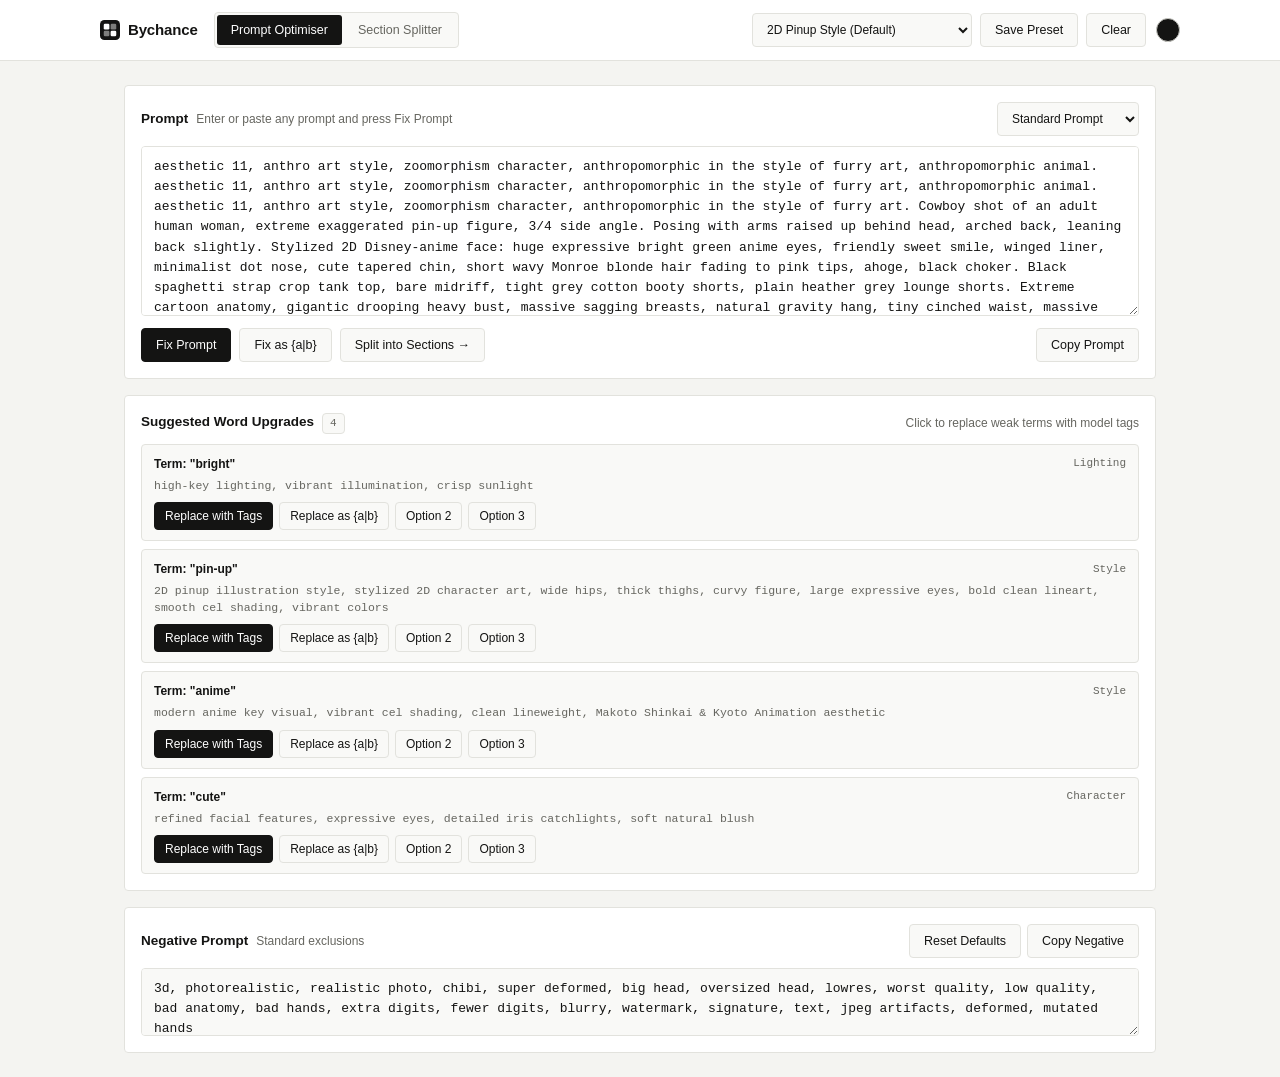
<file: index.html>
<!DOCTYPE html>
<html lang="en">
<head>
    <meta charset="UTF-8" />
    <meta name="viewport" content="width=device-width, initial-scale=1.0" />
    <title>Bychance — Prompt Optimiser &amp; Splitter</title>
    <link rel="icon" type="image/svg+xml" href="data:image/svg+xml,%3Csvg xmlns='http://www.w3.org/2000/svg' viewBox='0 0 32 32' fill='none'%3E%3Crect width='32' height='32' rx='7' fill='%23141413'/%3E%3Crect x='6' y='6' width='9' height='9' rx='2' fill='%23ffffff'/%3E%3Crect x='17' y='6' width='9' height='9' rx='2' fill='%23ffffff' fill-opacity='0.45'/%3E%3Crect x='6' y='17' width='9' height='9' rx='2' fill='%23ffffff' fill-opacity='0.45'/%3E%3Crect x='17' y='17' width='9' height='9' rx='2' fill='%23ffffff'/%3E%3C/svg%3E" />
    <style>
/* Bychance — Minimalist Prompt Optimiser & Section Splitter */
:root {
    --bg-canvas: #f4f4f1;
    --bg-surface: #ffffff;
    --bg-subtle: #f9f9f7;
    --bg-hover: #ededeb;
    --text-main: #141413;
    --text-muted: #666660;
    --text-faint: #94948e;
    --line-color: #e2e2dd;
    --line-strong: #c8c8c2;
    --accent-ink: #141413;
    --accent-ink-hover: #2c2c2a;
    --accent-ink-fg: #ffffff;
    --control-h: 34px;
    --radius: 4px;
    --font-sans: -apple-system, BlinkMacSystemFont, "Inter", "Segoe UI", Roboto, Helvetica, Arial, sans-serif;
    --font-mono: "SFMono-Regular", Consolas, "Liberation Mono", Menlo, Courier, monospace;
}

[data-theme="dark"] {
    --bg-canvas: #000000;
    --bg-surface: #0d0d0d;
    --bg-subtle: #161616;
    --bg-hover: #222222;
    --text-main: #ffffff;
    --text-muted: #9a9a9a;
    --text-faint: #666666;
    --line-color: #242424;
    --line-strong: #3d3d3d;
    --accent-ink: #ffffff;
    --accent-ink-hover: #e2e2e2;
    --accent-ink-fg: #000000;
}

* {
    box-sizing: border-box;
}

html, body {
    margin: 0;
    padding: 0;
    background-color: var(--bg-canvas);
    color: var(--text-main);
    font-family: var(--font-sans);
    font-size: 13px;
    line-height: 1.5;
    -webkit-font-smoothing: antialiased;
    min-height: 100vh;
}

/* Header & Mode Switcher */
.topbar {
    background-color: var(--bg-surface);
    border-bottom: 1px solid var(--line-color);
    padding: 12px 24px;
    position: sticky;
    top: 0;
    z-index: 30;
}

.topbar-inner {
    max-width: 1080px;
    margin: 0 auto;
    display: flex;
    flex-wrap: wrap;
    align-items: center;
    justify-content: space-between;
    gap: 16px;
}

.brand-and-tabs {
    display: flex;
    flex-wrap: wrap;
    align-items: center;
    gap: 16px;
}

.brand-mark {
    display: inline-flex;
    align-items: center;
    gap: 8px;
    color: var(--text-main);
}

.brand-icon {
    width: 20px;
    height: 20px;
    flex-shrink: 0;
}

.brand-title {
    font-size: 15px;
    font-weight: 600;
    letter-spacing: -0.01em;
    margin: 0;
    color: var(--text-main);
}

.mode-switcher {
    display: inline-flex;
    background-color: var(--bg-subtle);
    border: 1px solid var(--line-color);
    border-radius: var(--radius);
    padding: 2px;
    gap: 2px;
}

.mode-tab {
    height: 30px;
    padding: 0 14px;
    border: none;
    border-radius: 3px;
    background: transparent;
    color: var(--text-muted);
    font-family: var(--font-sans);
    font-size: 12.5px;
    font-weight: 500;
    cursor: pointer;
    transition: background-color 0.12s ease, color 0.12s ease;
}

.mode-tab:hover {
    color: var(--text-main);
}

.mode-tab.active {
    background-color: var(--accent-ink);
    color: var(--accent-ink-fg);
}

.preset-toolbar {
    display: flex;
    flex-wrap: wrap;
    align-items: center;
    gap: 8px;
}

/* Simple Circle Dark Mode Toggle */
.theme-circle-btn {
    width: 24px;
    height: 24px;
    border-radius: 50%;
    border: 1.5px solid var(--line-strong);
    background-color: var(--accent-ink);
    cursor: pointer;
    padding: 0;
    margin-left: 2px;
    flex-shrink: 0;
    transition: transform 0.12s ease, border-color 0.12s ease, background-color 0.12s ease;
}

.theme-circle-btn:hover {
    border-color: var(--text-main);
    transform: scale(1.08);
}

.theme-circle-btn:active {
    transform: scale(0.96);
}

/* Main Workspace Container */
.main-shell {
    max-width: 1080px;
    margin: 0 auto;
    padding: 24px;
}

.tool-view {
    display: flex;
    flex-direction: column;
    gap: 16px;
}

/* Splitter Top Bar & Grid */
.splitter-bar {
    display: flex;
    flex-wrap: wrap;
    align-items: center;
    justify-content: space-between;
    gap: 10px;
    background-color: var(--bg-surface);
    border: 1px solid var(--line-color);
    border-radius: var(--radius);
    padding: 12px 16px;
}

.splitter-bar-left,
.splitter-bar-right {
    display: flex;
    flex-wrap: wrap;
    align-items: center;
    gap: 8px;
}

.splitter-grid {
    display: grid;
    grid-template-columns: 1fr;
    gap: 14px;
}

@media (min-width: 820px) {
    .splitter-grid {
        grid-template-columns: 1fr 1fr;
    }
}

/* Section Panels */
.editor-card {
    background-color: var(--bg-surface);
    border: 1px solid var(--line-color);
    border-radius: var(--radius);
    padding: 16px;
}

.card-header {
    display: flex;
    flex-wrap: wrap;
    align-items: center;
    justify-content: space-between;
    gap: 8px;
    margin-bottom: 10px;
}

.card-title-group {
    display: flex;
    align-items: baseline;
    gap: 8px;
}

.section-index {
    font-family: var(--font-mono);
    font-size: 11px;
    color: var(--text-faint);
    font-weight: 500;
}

.card-title {
    font-size: 13.5px;
    font-weight: 600;
    margin: 0;
    color: var(--text-main);
}

.card-hint {
    font-size: 12px;
    color: var(--text-muted);
}

.card-controls {
    display: flex;
    flex-wrap: wrap;
    align-items: center;
    gap: 6px;
}

/* Uniform Form Controls */
.select-input {
    height: var(--control-h);
    background-color: var(--bg-subtle);
    color: var(--text-main);
    border: 1px solid var(--line-color);
    border-radius: var(--radius);
    padding: 0 10px;
    font-family: var(--font-sans);
    font-size: 12px;
    cursor: pointer;
    max-width: 220px;
}

.select-input:hover {
    border-color: var(--line-strong);
}

.select-input:focus {
    outline: none;
    border-color: var(--accent-ink);
    background-color: var(--bg-surface);
}

.btn {
    height: var(--control-h);
    display: inline-flex;
    align-items: center;
    justify-content: center;
    padding: 0 14px;
    border-radius: var(--radius);
    font-family: var(--font-sans);
    font-size: 12.5px;
    font-weight: 500;
    border: 1px solid var(--line-color);
    background-color: var(--bg-subtle);
    color: var(--text-main);
    cursor: pointer;
    white-space: nowrap;
    transition: background-color 0.12s ease, border-color 0.12s ease;
}

.btn:hover {
    background-color: var(--bg-hover);
    border-color: var(--line-strong);
}

.btn:active {
    transform: translateY(0.5px);
}

.btn-primary {
    background-color: var(--accent-ink);
    border-color: var(--accent-ink);
    color: var(--accent-ink-fg);
}

.btn-primary:hover {
    background-color: var(--accent-ink-hover);
    border-color: var(--accent-ink-hover);
}

.btn-sm {
    height: 28px;
    padding: 0 10px;
    font-size: 12px;
}

/* Word Upgrade Recommendations */
.upgrade-list {
    display: flex;
    flex-direction: column;
    gap: 8px;
}

.upgrade-item {
    background-color: var(--bg-subtle);
    border: 1px solid var(--line-color);
    border-radius: var(--radius);
    padding: 10px 12px;
}

.upgrade-item-header {
    display: flex;
    align-items: center;
    justify-content: space-between;
    gap: 8px;
    margin-bottom: 4px;
}

.upgrade-word-badge {
    font-size: 12px;
    font-weight: 600;
    color: var(--text-main);
}

.upgrade-cat-badge {
    font-family: var(--font-mono);
    font-size: 11px;
    color: var(--text-muted);
}

.upgrade-target-preview {
    font-family: var(--font-mono);
    font-size: 11.5px;
    color: var(--text-muted);
    margin-bottom: 8px;
    word-break: break-word;
}

.upgrade-actions {
    display: flex;
    flex-wrap: wrap;
    gap: 6px;
}

.status-count {
    font-family: var(--font-mono);
    font-size: 11px;
    color: var(--text-muted);
    background-color: var(--bg-subtle);
    border: 1px solid var(--line-color);
    padding: 1px 7px;
    border-radius: var(--radius);
}

/* Textareas */
.prompt-textarea {
    width: 100%;
    min-height: 92px;
    background-color: var(--bg-subtle);
    color: var(--text-main);
    border: 1px solid var(--line-color);
    border-radius: var(--radius);
    padding: 10px 12px;
    font-family: var(--font-mono);
    font-size: 13px;
    line-height: 1.55;
    resize: vertical;
    display: block;
}

.prompt-textarea::placeholder {
    color: var(--text-faint);
}

.prompt-textarea:focus {
    outline: none;
    background-color: var(--bg-surface);
    border-color: var(--accent-ink);
}

.prompt-textarea.master-textarea {
    min-height: 170px;
    background-color: var(--bg-surface);
}

.prompt-textarea.negative-textarea {
    min-height: 68px;
}

/* Action Bar */
.action-bar {
    display: flex;
    flex-wrap: wrap;
    align-items: center;
    gap: 8px;
    margin-top: 12px;
}

.spacer {
    flex: 1;
}

/* Toast Notification */
.toast-banner {
    position: fixed;
    bottom: 20px;
    right: 20px;
    background-color: var(--accent-ink);
    color: var(--accent-ink-fg);
    border-radius: var(--radius);
    padding: 8px 14px;
    font-size: 12px;
    font-weight: 500;
    box-shadow: 0 4px 12px rgba(0, 0, 0, 0.12);
    z-index: 100;
    opacity: 0;
    transform: translateY(6px);
    pointer-events: none;
    transition: opacity 0.15s ease, transform 0.15s ease;
}

.toast-banner.visible {
    opacity: 1;
    transform: translateY(0);
}

.hidden {
    display: none !important;
}

</style>
</head>
<body>
    <header class="topbar">
        <div class="topbar-inner">
            <div class="brand-and-tabs">
                <div class="brand-mark">
                    <svg class="brand-icon" viewBox="0 0 32 32" fill="none" aria-hidden="true">
                        <rect width="32" height="32" rx="7" fill="currentColor" />
                        <rect x="6" y="6" width="9" height="9" rx="2" fill="var(--bg-surface)" />
                        <rect x="17" y="6" width="9" height="9" rx="2" fill="var(--bg-surface)" fill-opacity="0.45" />
                        <rect x="6" y="17" width="9" height="9" rx="2" fill="var(--bg-surface)" fill-opacity="0.45" />
                        <rect x="17" y="17" width="9" height="9" rx="2" fill="var(--bg-surface)" />
                    </svg>
                    <h1 class="brand-title">Bychance</h1>
                </div>
                <div class="mode-switcher" role="tablist" aria-label="Tool Mode">
                    <button
                        id="tab-optimiser"
                        class="mode-tab active"
                        role="tab"
                        aria-selected="true"
                        aria-controls="view-optimiser"
                    >
                        Prompt Optimiser
                    </button>
                    <button
                        id="tab-splitter"
                        class="mode-tab"
                        role="tab"
                        aria-selected="false"
                        aria-controls="view-splitter"
                    >
                        Section Splitter
                    </button>
                </div>
            </div>

            <div class="preset-toolbar">
                <select id="full-preset-select" class="select-input" title="Load a preset"></select>
                <button id="btn-save-full-preset" class="btn">Save Preset</button>
                <button id="btn-delete-full-preset" class="btn hidden">Delete</button>
                <button id="btn-clear-all" class="btn">Clear</button>
                <button
                    id="btn-theme-toggle"
                    class="theme-circle-btn"
                    type="button"
                    title="Toggle dark mode"
                    aria-label="Toggle dark mode"
                ></button>
            </div>
        </div>
    </header>

    <main class="main-shell">
        <!-- VIEW 1: PROMPT OPTIMISER -->
        <section id="view-optimiser" class="tool-view" role="tabpanel" aria-labelledby="tab-optimiser">
            <div class="editor-card">
                <div class="card-header">
                    <div class="card-title-group">
                        <h2 class="card-title">Prompt</h2>
                        <span class="card-hint">Enter or paste any prompt and press Fix Prompt</span>
                    </div>
                    <div class="card-controls">
                        <select id="master-format-select" class="select-input" title="Output format">
                            <option value="standard">Standard Prompt</option>
                            <option value="with-negative">Prompt + Negative</option>
                            <option value="perchance-list">Perchance List</option>
                        </select>
                    </div>
                </div>

                <textarea
                    id="box-master"
                    class="prompt-textarea master-textarea"
                    placeholder="Type or paste your prompt here (e.g. 'Rosalina in a cozy cafe', 'a girl in a red dress in a forest at sunset', or full tag lists)..."
                ></textarea>

                <div class="action-bar">
                    <button id="btn-fix-prompt" class="btn btn-primary">Fix Prompt</button>
                    <button id="btn-fix-perchance" class="btn">Fix as {a|b}</button>
                    <button id="btn-go-split" class="btn">Split into Sections &rarr;</button>
                    <div class="spacer"></div>
                    <button id="btn-copy-master" class="btn">Copy Prompt</button>
                </div>
            </div>

            <!-- Detected Word & Character Upgrade Recommendations -->
            <div class="editor-card" id="card-upgrade-suggestions">
                <div class="card-header">
                    <div class="card-title-group">
                        <h2 class="card-title">Suggested Word Upgrades</h2>
                        <span id="upgrade-count-badge" class="status-count">0</span>
                    </div>
                    <span class="card-hint">Click to replace weak terms with model tags</span>
                </div>
                <div id="upgrade-suggestions-list" class="upgrade-list"></div>
            </div>

            <div class="editor-card">
                <div class="card-header">
                    <div class="card-title-group">
                        <h2 class="card-title">Negative Prompt</h2>
                        <span class="card-hint">Standard exclusions</span>
                    </div>
                    <div class="card-controls">
                        <button id="btn-reset-negative-opt" class="btn">Reset Defaults</button>
                        <button id="btn-copy-negative-opt" class="btn">Copy Negative</button>
                    </div>
                </div>
                <textarea
                    id="box-negative-opt"
                    class="prompt-textarea negative-textarea"
                    placeholder="lowres, worst quality, low quality, bad anatomy, bad hands, blurry, watermark..."
                ></textarea>
            </div>
        </section>

        <!-- VIEW 2: SECTION SPLITTER -->
        <section id="view-splitter" class="tool-view hidden" role="tabpanel" aria-labelledby="tab-splitter">
            <div class="splitter-bar">
                <div class="splitter-bar-left">
                    <button id="btn-go-optimiser" class="btn btn-primary">&larr; Put Back Together (Optimiser)</button>
                    <button id="btn-fix-all-sections" class="btn">Fix All Sections</button>
                </div>
                <div class="splitter-bar-right">
                    <button id="btn-copy-combined" class="btn">Copy Combined Prompt</button>
                </div>
            </div>

            <div class="splitter-grid">
                <!-- 01. Character -->
                <div class="editor-card" id="card-character">
                    <div class="card-header">
                        <div class="card-title-group">
                            <span class="section-index">01</span>
                            <h2 class="card-title">Character</h2>
                        </div>
                        <div class="card-controls">
                            <select id="preset-select-character" class="select-input"></select>
                            <button class="btn" data-save-section="character">Save</button>
                            <button class="btn hidden" id="del-section-character" data-delete-section="character">Delete</button>
                            <button class="btn" data-upgrade-section="character">Fix</button>
                        </div>
                    </div>
                    <textarea
                        id="box-character"
                        class="prompt-textarea"
                        placeholder="Character name or traits (e.g. Rosalina, 1girl, solo, silver hair, emerald eyes)..."
                    ></textarea>
                </div>

                <!-- 02. Outfit -->
                <div class="editor-card" id="card-outfit">
                    <div class="card-header">
                        <div class="card-title-group">
                            <span class="section-index">02</span>
                            <h2 class="card-title">Outfit &amp; Props</h2>
                        </div>
                        <div class="card-controls">
                            <select id="preset-select-outfit" class="select-input"></select>
                            <button class="btn" data-save-section="outfit">Save</button>
                            <button class="btn hidden" id="del-section-outfit" data-delete-section="outfit">Delete</button>
                            <button class="btn" data-upgrade-section="outfit">Fix</button>
                        </div>
                    </div>
                    <textarea
                        id="box-outfit"
                        class="prompt-textarea"
                        placeholder="Clothing, fabrics, armor, accessories, held items..."
                    ></textarea>
                </div>

                <!-- 03. Pose -->
                <div class="editor-card" id="card-pose">
                    <div class="card-header">
                        <div class="card-title-group">
                            <span class="section-index">03</span>
                            <h2 class="card-title">Pose &amp; Expression</h2>
                        </div>
                        <div class="card-controls">
                            <select id="preset-select-pose" class="select-input"></select>
                            <button class="btn" data-save-section="pose">Save</button>
                            <button class="btn hidden" id="del-section-pose" data-delete-section="pose">Delete</button>
                            <button class="btn" data-upgrade-section="pose">Fix</button>
                        </div>
                    </div>
                    <textarea
                        id="box-pose"
                        class="prompt-textarea"
                        placeholder="Stance, posture, action, facial expression, gaze..."
                    ></textarea>
                </div>

                <!-- 04. Scene -->
                <div class="editor-card" id="card-scene">
                    <div class="card-header">
                        <div class="card-title-group">
                            <span class="section-index">04</span>
                            <h2 class="card-title">Scene &amp; Environment</h2>
                        </div>
                        <div class="card-controls">
                            <select id="preset-select-scene" class="select-input"></select>
                            <button class="btn" data-save-section="scene">Save</button>
                            <button class="btn hidden" id="del-section-scene" data-delete-section="scene">Delete</button>
                            <button class="btn" data-upgrade-section="scene">Fix</button>
                        </div>
                    </div>
                    <textarea
                        id="box-scene"
                        class="prompt-textarea"
                        placeholder="Background setting, architecture, weather, time of day..."
                    ></textarea>
                </div>

                <!-- 05. Style -->
                <div class="editor-card" id="card-style">
                    <div class="card-header">
                        <div class="card-title-group">
                            <span class="section-index">05</span>
                            <h2 class="card-title">Style, Camera &amp; Lighting</h2>
                        </div>
                        <div class="card-controls">
                            <select id="preset-select-style" class="select-input"></select>
                            <button class="btn" data-save-section="style">Save</button>
                            <button class="btn hidden" id="del-section-style" data-delete-section="style">Delete</button>
                            <button class="btn" data-upgrade-section="style">Fix</button>
                        </div>
                    </div>
                    <textarea
                        id="box-style"
                        class="prompt-textarea"
                        placeholder="Art style, camera angle, lighting, quality boosters..."
                    ></textarea>
                </div>

                <!-- 06. Negative -->
                <div class="editor-card" id="card-negative">
                    <div class="card-header">
                        <div class="card-title-group">
                            <span class="section-index">06</span>
                            <h2 class="card-title">Negative Prompt</h2>
                        </div>
                        <div class="card-controls">
                            <button class="btn" id="btn-reset-negative">Reset Defaults</button>
                            <button class="btn" id="btn-copy-negative">Copy</button>
                        </div>
                    </div>
                    <textarea
                        id="box-negative"
                        class="prompt-textarea"
                        placeholder="lowres, worst quality, low quality, bad anatomy, bad hands..."
                    ></textarea>
                </div>
            </div>
        </section>
    </main>

    <div id="toast-banner" class="toast-banner" role="status" aria-live="polite"></div>

    <script>
/**
 * Bychance Deterministic Prompt Engine (Zero-AI)
 * Converts everyday words into high-signal model identifiers (Danbooru/Anime/FLUX/SDXL tags),
 * expands recognizable character traits accurately, parses full prompts into modular sections,
 * and evaluates Perchance {a|b|c} syntax.
 */

const PromptEngine = (() => {
    // 1. Deterministic Word & Phrase Upgrade Dictionary
    // Maps weak/vague words or phrases -> model-recognized visual descriptors & Perchance choice sets
    const WORD_UPGRADES = [
        // Lighting & Glow
        {
            match: /\b(nice lighting|good lighting|pretty lighting)\b/gi,
            label: "nice/good lighting",
            category: "Lighting",
            primary: "cinematic rim lighting, volumetric god rays, soft bloom",
            alternatives: [
                "dramatic chiaroscuro lighting, subsurface scattering",
                "golden hour warm sunlight, dappled light rays, lens flare",
                "studio key light, soft fill light, crisp specular highlights"
            ],
            perchance: "{cinematic rim lighting, volumetric god rays|golden hour sunlight, warm backlight|dramatic studio key lighting, subsurface scattering}"
        },
        {
            match: /\b(shiny|shining)\b/gi,
            label: "shiny",
            category: "Lighting",
            primary: "specular highlights, luminous sheen, glossy surface",
            alternatives: [
                "iridescent shimmer, metallic reflections",
                "glistening, high-gloss finish, bright catchlights"
            ],
            perchance: "{specular highlights, luminous sheen|iridescent shimmer, glossy reflections}"
        },
        {
            match: /\b(glowing|glow)\b/gi,
            label: "glowing",
            category: "Lighting",
            primary: "bioluminescent glow, ethereal bloom, radiant light emission",
            alternatives: [
                "ambient neon glow, soft halation, floating light motes",
                "magical luminescence, rim-lit aura"
            ],
            perchance: "{bioluminescent glow, ethereal bloom|magical luminescence, floating light particles}"
        },
        {
            match: /\b(dark|darkness)\b/gi,
            label: "dark",
            category: "Lighting",
            primary: "low-key lighting, deep atmospheric shadows, chiaroscuro",
            alternatives: [
                "moonlit silhouettes, moody tenebrism, dim ambient light",
                "shadowy contrast, rim-lit in darkness"
            ],
            perchance: "{low-key lighting, deep atmospheric shadows|moody chiaroscuro, dim moonlight}"
        },
        {
            match: /\b(bright)\b/gi,
            label: "bright",
            category: "Lighting",
            primary: "high-key lighting, vibrant illumination, crisp sunlight",
            alternatives: [
                "sun-drenched, luminous exposure, vivid color saturation",
                "radiant daylight, airy atmospheric glow"
            ],
            perchance: "{high-key lighting, vibrant illumination|sun-drenched, radiant daylight}"
        },

        // Emotions, Expressions & Gaze
        {
            match: /\b(happy|smiling)\b/gi,
            label: "happy / smiling",
            category: "Expression",
            primary: "warm gentle smile, joyful expression, bright eye catchlights",
            alternatives: [
                "beaming grin, cheerful eyes, relaxed eyebrows",
                "soft serene smile, parted lips, affectionate gaze"
            ],
            perchance: "{warm gentle smile, bright eye catchlights|beaming joyful grin|soft serene smile, affectionate gaze}"
        },
        {
            match: /\b(sad|crying)\b/gi,
            label: "sad / crying",
            category: "Expression",
            primary: "melancholic expression, downcast eyes, glistening teardrops",
            alternatives: [
                "vulnerable expression, furrowed brows, watery eyes",
                "somber gaze, single tear rolling down cheek, trembling lips"
            ],
            perchance: "{melancholic expression, glistening teardrops|somber downcast eyes, vulnerable gaze}"
        },
        {
            match: /\b(angry|mad)\b/gi,
            label: "angry / mad",
            category: "Expression",
            primary: "fierce scowl, furrowed eyebrows, intense piercing glare",
            alternatives: [
                "clenched teeth, narrowed eyes, aggressive expression",
                "defiant glare, sharp intense eyes"
            ],
            perchance: "{fierce scowl, intense piercing glare|narrowed eyes, defiant expression}"
        },
        {
            match: /\b(shy|embarrassed)\b/gi,
            label: "shy / embarrassed",
            category: "Expression",
            primary: "bashful expression, soft cheek blush, averted gaze",
            alternatives: [
                "flustered blush, timid smile, fidgeting fingers",
                "sideways glance, rosy cheeks, coy expression"
            ],
            perchance: "{bashful expression, soft cheek blush, averted gaze|flustered blush, coy sideways glance}"
        },
        {
            match: /\b(looking|staring)\b(?!\s+(?:at viewer|back|into|up|down))/gi,
            label: "looking / staring",
            category: "Expression",
            primary: "looking at viewer, direct eye contact, detailed iris catchlights",
            alternatives: [
                "looking back over shoulder, captivating gaze",
                "gazing into the distance, contemplative profile"
            ],
            perchance: "{looking at viewer, direct eye contact|looking back over shoulder|gazing into the distance}"
        },
        {
            match: /\b(detailed eyes|nice eyes|pretty eyes)\b/gi,
            label: "nice/detailed eyes",
            category: "Character",
            primary: "intricate iris texture, sparkling catchlights, long eyelashes, expressive pupils",
            alternatives: [
                "luminous jewel-like eyes, crisp corneal reflection",
                "limpid eyes, delicate eyelashes, subtle eye shadow"
            ],
            perchance: "{intricate iris texture, sparkling catchlights|luminous jewel-like eyes, long eyelashes}"
        },

        // Poses & Action
        {
            match: /\b(standing)\b/gi,
            label: "standing",
            category: "Pose",
            primary: "graceful contrapposto stance, poised posture",
            alternatives: [
                "confident standing pose, hand on hip, weight shifted",
                "relaxed standing posture, arms loosely at sides",
                "heroic stance, wind-swept silhouette"
            ],
            perchance: "{graceful contrapposto stance|confident standing pose, hand on hip|heroic wind-swept stance}"
        },
        {
            match: /\b(sitting)\b/gi,
            label: "sitting",
            category: "Pose",
            primary: "seated gracefully, legs crossed, relaxed posture",
            alternatives: [
                "perched on edge, leaning slightly forward",
                "sitting with knees drawn up, cozy posture"
            ],
            perchance: "{seated gracefully, legs crossed|perched on edge, leaning slightly forward|sitting with knees drawn up}"
        },
        {
            match: /\b(fighting|action pose)\b/gi,
            label: "fighting / action pose",
            category: "Pose",
            primary: "dynamic combat stance, motion blur, foreshortened perspective, mid-leap",
            alternatives: [
                "agile battle posture, airborne action, kinetic energy",
                "readying weapon, intense combat focus, dramatic diagonal composition"
            ],
            perchance: "{dynamic combat stance, foreshortened perspective|agile airborne action pose, kinetic energy}"
        },
        {
            match: /\b(walking)\b/gi,
            label: "walking",
            category: "Pose",
            primary: "mid-stride walking pose, flowing movement, natural gait",
            alternatives: [
                "strolling casually, looking back over shoulder",
                "brisk purposeful stride, coat billowing"
            ],
            perchance: "{mid-stride walking pose, flowing movement|strolling casually, looking back}"
        },

        // Camera & Framing
        {
            match: /\b(camera below|from below|low camera)\b/gi,
            label: "camera below",
            category: "Camera",
            primary: "low angle shot, from below, dramatic foreshortening",
            alternatives: [
                "worm's-eye view, heroic low perspective",
                "tilted low-angle framing, imposing stature"
            ],
            perchance: "{low angle shot, from below|dramatic low-angle foreshortening}"
        },
        {
            match: /\b(camera above|from above|high camera)\b/gi,
            label: "camera above",
            category: "Camera",
            primary: "high angle shot, from above, looking up at viewer",
            alternatives: [
                "bird's-eye perspective, elevated camera angle",
                "overhead framing, foreshortened perspective"
            ],
            perchance: "{high angle shot, from above|overhead perspective, looking up at camera}"
        },
        {
            match: /\b(close up|closeup)\b/gi,
            label: "close up",
            category: "Camera",
            primary: "portrait close-up, upper body framing, shallow depth of field, 85mm prime lens",
            alternatives: [
                "extreme close-up on face, macro detail, creamy bokeh background",
                "head and shoulders portrait, sharp facial focus"
            ],
            perchance: "{portrait close-up, 85mm lens, shallow depth of field|head and shoulders framing, creamy bokeh}"
        },
        {
            match: /\b(full body)\b/gi,
            label: "full body",
            category: "Camera",
            primary: "full body shot, head-to-toe framing, wide angle 35mm lens",
            alternatives: [
                "full-length figure visible, grounded in environment, balanced composition",
                "wide establishing full-body shot, shoes in frame"
            ],
            perchance: "{full body shot, head-to-toe framing|wide establishing full-body shot}"
        },
        {
            match: /\b(blurry background)\b/gi,
            label: "blurry background",
            category: "Camera",
            primary: "shallow depth of field, creamy f/1.4 bokeh, subject isolation",
            alternatives: [
                "soft out-of-focus background, circular bokeh orbs",
                "cinematic depth of field, sharp foreground focus"
            ],
            perchance: "{shallow depth of field, creamy bokeh|soft out-of-focus background, subject isolation}"
        },

        // Hair, Clothing & Materials
        {
            match: /\b(windy hair|flowing hair)\b/gi,
            label: "windy / flowing hair",
            category: "Character",
            primary: "windswept hair, floating hair strands, fine individual hair detail",
            alternatives: [
                "billowing locks in the breeze, dynamic hair motion",
                "silky flowing hair, translucent hair tips in backlight"
            ],
            perchance: "{windswept hair, floating hair strands|silky billowing hair, backlit hair tips}"
        },
        {
            match: /\b(fancy dress|nice dress)\b/gi,
            label: "fancy / nice dress",
            category: "Outfit",
            primary: "ornate ballgown, intricate gold embroidery, layered silk chiffon, satin drapery",
            alternatives: [
                "elegant tailored evening gown, delicate lace trim, velvet bodice",
                "regal couture dress, jeweled neckline, flowing translucent fabric"
            ],
            perchance: "{ornate ballgown, embroidered silk chiffon|elegant evening gown, delicate lace and satin}"
        },
        {
            match: /\b(armor)\b/gi,
            label: "armor",
            category: "Outfit",
            primary: "ornate filigree plate armor, brushed steel pauldrons, metallic specular wear",
            alternatives: [
                "engraved silver knight armor, leather straps, gilded trim",
                "sleek tactical sci-fi exosuit armor, carbon fiber panels"
            ],
            perchance: "{ornate filigree plate armor, brushed steel|engraved silver knight armor, gilded trim}"
        },
        {
            match: /\b(casual clothes|normal clothes)\b/gi,
            label: "casual clothes",
            category: "Outfit",
            primary: "stylish streetwear, oversized knit cardigan, pleated skirt, realistic fabric folds",
            alternatives: [
                "modern casual outfit, fitted denim jacket, cotton tee, sneakers",
                "cozy everyday attire, cable-knit sweater, tailored trousers"
            ],
            perchance: "{stylish streetwear, oversized knit cardigan|modern casual jacket, realistic fabric folds|cozy cable-knit sweater}"
        },

        // Environment & Scene
        {
            match: /\b(night sky|stars|starry)\b/gi,
            label: "night sky / starry",
            category: "Scene",
            primary: "celestial night sky, vivid Milky Way nebula, twinkling constellations, shooting stars",
            alternatives: [
                "deep cosmic starfield, aurora borealis ribbons, luminous crescent moon",
                "astronomy observatory dome, swirling galaxies, stardust particles"
            ],
            perchance: "{celestial night sky, vivid Milky Way nebula, shooting stars|deep cosmic starfield, luminous crescent moon}"
        },
        {
            match: /\b(forest|woods)\b/gi,
            label: "forest / woods",
            category: "Scene",
            primary: "ancient mossy forest, sunbeams filtering through canopy, lush ferns, atmospheric mist",
            alternatives: [
                "enchanted woodland glade, glowing mushrooms, dappled foliage",
                "dense pine forest, morning fog, towering redwoods"
            ],
            perchance: "{ancient mossy forest, sunbeams through canopy|enchanted woodland glade, atmospheric mist}"
        },
        {
            match: /\b(city|street)\b/gi,
            label: "city / street",
            category: "Scene",
            primary: "detailed urban streetscape, wet asphalt reflections, glowing shopfronts, atmospheric perspective",
            alternatives: [
                "neon-drenched cyberpunk alleyway, rain puddles, holographic signage",
                "sunlit European cobblestone street, historic architecture, cafe terraces"
            ],
            perchance: "{detailed urban streetscape, wet asphalt reflections|neon-lit alleyway, rain puddles|sunlit cobblestone street}"
        },
        {
            match: /\b(castle|palace)\b/gi,
            label: "castle / palace",
            category: "Scene",
            primary: "grand Gothic cathedral palace, vaulted marble arches, stained glass windows, chandeliers",
            alternatives: [
                "majestic fantasy citadel, soaring spires, polished stone colonnade",
                "opulent royal throne room, gilded pillars, velvet drapes"
            ],
            perchance: "{grand palace interior, vaulted marble arches, stained glass|majestic fantasy citadel, soaring spires}"
        },

        // Quality & Style Boosters
        {
            match: /(?<!ultra-|hyper-)\b(good quality|high quality|very detailed|detailed)\b(?!\s+(?:iris|eyes|eye|hair|fabric|attire|skin|background|textures|linework|armor|foliage|streetscape))/gi,
            label: "good/high quality / detailed",
            category: "Style",
            primary: "masterpiece, best quality, ultra-detailed, crisp lineart, intricate textures, 8k resolution",
            alternatives: [
                "absurdres, highres, meticulous detail, sharp focus, professional illustration",
                "studio quality, rich color grading, fine micro-textures"
            ],
            perchance: "{masterpiece, best quality, ultra-detailed, crisp focus|absurdres, studio quality, intricate textures}"
        },
        {
            match: /\b(pinup|2d pinup|pin-up)\b/gi,
            label: "2D pinup style",
            category: "Style",
            primary: "2D pinup illustration style, stylized 2D character art, wide hips, thick thighs, curvy figure, large expressive eyes, bold clean lineart, smooth cel shading, vibrant colors",
            alternatives: [
                "stylized 2D pinup proportions, hourglass silhouette, wide hips, thick thighs, large expressive eyes, crisp ink lineart, glossy cel shading",
                "modern 2D cartoon pinup aesthetic, curvy stylized anatomy, expressive eyes, clean vector-style linework"
            ],
            perchance: "{2D pinup illustration style, wide hips, thick thighs, curvy, large expressive eyes, bold lineart|stylized 2D pinup aesthetic, curvy proportions, glossy cel shading}"
        },
        {
            match: /\b(anime|anime style)\b/gi,
            label: "anime style",
            category: "Style",
            primary: "modern anime key visual, vibrant cel shading, clean lineweight, Makoto Shinkai & Kyoto Animation aesthetic",
            alternatives: [
                "90s retro anime cel aesthetic, subtle film grain, hand-painted background",
                "ufotable style digital anime illustration, dynamic lighting effects, rich gradients"
            ],
            perchance: "{modern anime key visual, vibrant cel shading|ufotable style illustration, luminous effects|90s retro anime cel style}"
        },
        {
            match: /\b(realistic|photorealistic)\b/gi,
            label: "realistic / photorealistic",
            category: "Style",
            primary: "photorealistic RAW photo, 85mm f/1.4 DSLR, natural skin texture, subsurface scattering, film grain",
            alternatives: [
                "cinematic 35mm film still, Kodak Portra 400 color grading, lifelike textures",
                "hyper-detailed studio portrait photography, physically accurate lighting"
            ],
            perchance: "{photorealistic RAW photo, 85mm DSLR, subsurface scattering|cinematic 35mm film still, Kodak Portra 400}"
        },
        {
            match: /\b(cute|pretty|beautiful|gorgeous)\b/gi,
            label: "cute / pretty / beautiful",
            category: "Character",
            primary: "refined facial features, expressive eyes, detailed iris catchlights, soft natural blush",
            alternatives: [
                "delicate symmetry, luminous eyes, graceful demeanor",
                "charming expression, glossy lips, fine eyelashes"
            ],
            perchance: "{refined facial features, expressive eyes, detailed catchlights|delicate symmetry, luminous gaze}"
        },
        {
            match: /\b(cool|epic|awesome)\b/gi,
            label: "cool / epic / awesome",
            category: "Style",
            primary: "dramatic composition, high-contrast rim lighting, kinetic energy, striking visual impact",
            alternatives: [
                "cinematic framing, atmospheric depth, bold silhouette",
                "dynamic perspective, volumetric lighting, intense atmosphere"
            ],
            perchance: "{dramatic composition, high-contrast rim lighting|cinematic framing, volumetric lighting}"
        },
        {
            match: /\b(magic|magical|spell)\b/gi,
            label: "magic / spell",
            category: "Outfit",
            primary: "swirling arcane energy, glowing runes, luminous particle effects, ethereal aura",
            alternatives: [
                "casting radiant spell circle, floating light motes, mystic glow",
                "crackling elemental energy, bioluminescent mana ribbons"
            ],
            perchance: "{swirling arcane energy, glowing runes|radiant spell circle, floating light particles}"
        },
        {
            match: /\b(water|ocean|sea|beach)\b/gi,
            label: "water / ocean / beach",
            category: "Scene",
            primary: "crystal-clear turquoise water, glistening wave crests, caustic light reflections, coastal horizon",
            alternatives: [
                "sunlit ocean shoreline, wet sand mirror reflections, sea mist",
                "tranquil water surface, shimmering ripples, refracted light"
            ],
            perchance: "{crystal-clear turquoise water, caustic light reflections|sunlit ocean shoreline, wet sand reflections}"
        },
        {
            match: /\b(rain|raining|rainy)\b/gi,
            label: "rain / rainy",
            category: "Scene",
            primary: "falling rain droplets, wet surface reflections, atmospheric mist, puddles",
            alternatives: [
                "heavy downpour, glistening wet textures, Moody overcast sky",
                "gentle rain shower, water streaks on glass, ambient reflections"
            ],
            perchance: "{falling rain droplets, wet surface reflections|gentle rain shower, glistening puddles}"
        },
        {
            match: /\b(fire|flames|burning)\b/gi,
            label: "fire / flames",
            category: "Scene",
            primary: "dancing embers, warm orange rim lighting, flickering flames, rising heat haze",
            alternatives: [
                "roaring firelight, glowing sparks, dramatic warm-cool contrast",
                "swirling flame tongues, floating ash particles, intense illumination"
            ],
            perchance: "{dancing embers, warm firelight, glowing sparks|roaring flames, dramatic warm rim lighting}"
        },
        {
            match: /\b(snow|snowing|snowy|winter)\b/gi,
            label: "snow / winter",
            category: "Scene",
            primary: "falling snowflakes, frost-covered surfaces, crisp winter air, soft diffused overcast light",
            alternatives: [
                "pristine snowdrifts, visible breath in cold air, icy specular glints",
                "serene winter landscape, glistening ice crystals, pale blue shadows"
            ],
            perchance: "{falling snowflakes, frost-covered surfaces|pristine snowdrifts, glistening ice crystals}"
        },
        {
            match: /\b(sunset|sunrise|golden hour)\b/gi,
            label: "sunset / sunrise",
            category: "Scene",
            primary: "golden hour warm sunlight, long dramatic shadows, glowing amber and violet horizon clouds",
            alternatives: [
                "radiant twilight sky, warm backlit rim glow, atmospheric haze",
                "crimson and gold sunset clouds, soft lens flare, warm color grading"
            ],
            perchance: "{golden hour warm sunlight, glowing amber horizon|radiant twilight sky, warm backlit rim glow}"
        },
        {
            match: /\b(running|jumping)\b/gi,
            label: "running / jumping",
            category: "Pose",
            primary: "dynamic mid-motion pose, kinetic energy, windswept motion, foreshortened angle",
            alternatives: [
                "agile airborne leap, flowing garments, action framing",
                "energetic sprint, expressive movement, subtle motion blur"
            ],
            perchance: "{dynamic mid-motion pose, kinetic energy|agile airborne leap, flowing movement}"
        },
        {
            match: /\b(sword|blade|weapon)\b/gi,
            label: "sword / weapon",
            category: "Outfit",
            primary: "ornate forged steel blade,sharp metallic reflections, engraved hilt, gleaming edge",
            alternatives: [
                "luminous enchanted sword, intricate crossguard, specular steel glint",
                "masterwork katana, polished edge, dynamic weapon stance"
            ],
            perchance: "{ornate forged steel blade, metallic reflections|luminous enchanted sword, engraved hilt}"
        }
    ];

    // 2. Recognizable Character & Concept Visual Identifier Database
    // Ensures typing or picking a character (like "Rosalina") gives exact visual traits models recognize
    const CHARACTER_IDENTIFIERS = {
        "rosalina": {
            name: "Rosalina (Super Mario)",
            character: "Rosalina (Super Mario), 1girl, solo, tall slender cosmic princess, platinum blonde hair, long swept bangs covering right eye, bright turquoise cyan eyes, fair skin",
            outfit: "silver tiara crown with jewels, off-shoulder light turquoise sleeveless gown, white collar trim, silver star brooch on chest, long flared dress hem, golden star wand, floating yellow Luma companion",
            pose: "graceful floating posture, serene regal expression, looking at viewer",
            scene: "Comet Observatory dome, deep cosmic starry night sky, glowing Milky Way nebula, floating stardust particles, crescent moon",
            style: "masterpiece, best quality, vibrant anime illustration, luminous magical bloom, soft rim lighting, intricate eye catchlights, smooth cel shading"
        },
        "peach": {
            name: "Princess Peach (Super Mario)",
            character: "Princess Peach (Super Mario), 1girl, solo, long wavy golden blonde hair, sapphire blue eyes, rosy cheeks",
            outfit: "gold crown with red and blue jewels, pink puff-sleeve ballgown, darker pink pannier hip drapes, blue oval brooch on chest, long white opera gloves, blue round earrings",
            pose: "poised royal stance, hands clasped gently, sweet warm smile",
            scene: "sunlit Mushroom Kingdom castle garden, stained glass castle towers in background, floating flower petals",
            style: "masterpiece, best quality, vibrant anime illustration, soft pastel lighting, crisp lineart"
        },
        "zelda": {
            name: "Princess Zelda (Legend of Zelda)",
            character: "Princess Zelda (Breath of the Wild / Tears of the Kingdom), 1girl, solo, long braided golden blonde hair, pointed Hylian ears, bright emerald green eyes",
            outfit: "ornate royal blue and white Hylian ceremonial dress, gold Triforce embroidery, decorative shoulder pauldrons, golden belt",
            pose: "poised standing stance, noble contemplative expression, looking at viewer",
            scene: "ancient overgrown Temple of Time ruins, Silent Princess glowing blue flowers, sunbeams through stone arches",
            style: "masterpiece, best quality, painterly fantasy anime illustration, golden hour volumetric light, intricate textures"
        },
        "samus": {
            name: "Samus Aran (Metroid)",
            character: "Samus Aran (Metroid), 1girl, solo, athletic tall figure, long golden blonde hair in high ponytail, piercing ice-blue eyes, beauty mark under left eye",
            outfit: "sleek glowing blue Zero Suit bodysuit, subtle hexagonal tech texture, glowing pink chest insignia, metallic paralyzer pistol",
            pose: "confident contrapposto stance, hand on hip, focused expression",
            scene: "high-tech galactic starship bridge, holographic star map displays, atmospheric cyan neon rim lighting",
            style: "masterpiece, best quality, sci-fi anime key visual, glossy specular highlights, cinematic contrast"
        },
        "2b": {
            name: "2B (NieR:Automata)",
            character: "2B (NieR:Automata), YoRHa No.2 Type B, 1girl, solo, short silver-white bob hair, bangs, black combat visor blindfold over eyes, beauty mark under lip",
            outfit: "black Gothic lolita combat dress, high-slit velvet skirt with silver embroidery, puff sleeves with feather trim, black thigh-high boots, Virtuous Contract katana",
            pose: "dynamic combat stance, stoic expression, poised readiness",
            scene: "overgrown post-apocalyptic city ruins, crumbling concrete skyscrapers, shafts of pale sunlight, floating white dust motes",
            style: "masterpiece, best quality, atmospheric dark fantasy sci-fi illustration, delicate fabric textures, rim lighting"
        },
        "frieren": {
            name: "Frieren (Sousou no Frieren)",
            character: "Frieren (Sousou no Frieren), 1girl, solo, petite elf mage, silver-white hair in twin tails, long pointed elf ears, calm green eyes",
            outfit: "white and gold-trimmed capelet over white tunic shirt, striped scarf, black skirt, brown leather boots, red-gemmed golden mage staff, dangling red earrings",
            pose: "seated gracefully, peaceful nostalgic expression, gentle gaze",
            scene: "field of glowing blue-moon weed flowers at twilight, starry dusk sky, gentle breeze",
            style: "masterpiece, best quality, delicate watercolor anime aesthetic, soft magical lighting, expressive linework"
        },
        "miku": {
            name: "Hatsune Miku (Vocaloid)",
            character: "Hatsune Miku (Vocaloid), 1girl, solo, very long aqua-turquoise twin tails reaching knees, bright turquoise eyes",
            outfit: "sleeveless grey futuristic collared top with turquoise tie, black detached arm warmers with glowing equalizer graphics, pleated black skirt with teal trim, square hair ribbons",
            pose: "dynamic singing pose reaching toward viewer, cheerful energetic smile",
            scene: "virtual concert stage, floating holographic musical notes, cyan laser beams, glowing crowd silhouettes",
            style: "masterpiece, best quality, vibrant modern anime illustration, luminous neon bloom, sharp focus"
        },
        "tifa": {
            name: "Tifa Lockhart (Final Fantasy VII)",
            character: "Tifa Lockhart (Final Fantasy VII Remake), 1girl, solo, long dark brown hair with dolphin-tail tips, warm wine-red eyes, athletic toned physique",
            outfit: "fitted white cropped tank top, black miniskirt with suspenders, red leather combat gloves with metallic plates, black thigh-high socks, red boots",
            pose: "confident standing posture, warm confident smile, looking at viewer",
            scene: "Seventh Heaven bar interior, warm amber Edison bulb lighting, wooden counter, neon sign glow",
            style: "masterpiece, best quality, semi-realistic 3D anime rendering, subsurface skin scattering, cinematic depth of field"
        }
    };

    // 3. Curated Quick-Add Tag Chips per Section
    const SECTION_QUICK_TAGS = {
        character: [
            { label: "+ 2D Pinup Proportions", value: "stylized 2D pinup proportions, curvy, wide hips, thick thighs, narrow waist, large expressive eyes" },
            { label: "+ 1girl, solo", value: "1girl, solo" },
            { label: "+ 1boy, solo", value: "1boy, solo" },
            { label: "+ Expressive Eyes", value: "large expressive eyes, detailed iris texture, sparkling eye catchlights, long eyelashes" },
            { label: "+ Windswept Hair", value: "windswept hair, floating hair strands, fine hair detail" },
            { label: "+ Elf Ears", value: "pointed elf ears, ethereal elven features" },
            { label: "+ Perchance Hair Color", value: "{platinum blonde|silver-white|midnight black|pastel pink|crimson red} hair" },
            { label: "+ Perchance Eye Color", value: "{emerald green|sapphire blue|amber gold|violet|turquoise} eyes" }
        ],
        outfit: [
            { label: "+ Graceful Pose", value: "graceful contrapposto stance, poised posture, looking at viewer" },
            { label: "+ Dynamic Action", value: "dynamic airborne action pose, foreshortened perspective, kinetic motion" },
            { label: "+ Warm Smile", value: "warm gentle smile, soft blush, parted lips" },
            { label: "+ Royal Gown", value: "ornate silk ballgown, gold filigree embroidery, layered chiffon drapery" },
            { label: "+ Cyber Techwear", value: "sleek futuristic techwear jacket, glowing neon trim, tactical straps" },
            { label: "+ Cozy Knitwear", value: "oversized cable-knit sweater, pleated skirt, warm scarf" },
            { label: "+ Perchance Pose", value: "{graceful standing pose|seated with legs crossed|looking back over shoulder|dynamic mid-stride pose}" }
        ],
        scene: [
            { label: "+ Starry Observatory", value: "cosmic observatory dome, vivid Milky Way nebula, floating stardust, crescent moon" },
            { label: "+ Enchanted Forest", value: "ancient mossy forest, sunbeams filtering through canopy, glowing flora, mist" },
            { label: "+ Rainy Neon Street", value: "neon-lit cyberpunk street at night, wet asphalt reflections, rain droplets" },
            { label: "+ Cozy Cafe", value: "warm sunlit wooden cafe interior, steaming teacup, rain on windowpane, bokeh" },
            { label: "+ Sunset Beach", value: "golden hour ocean shore, turquoise waves, glowing horizon clouds, sea breeze" },
            { label: "+ Perchance Time", value: "{golden hour sunset|starlit midnight|crisp morning sunlight|twilight dusk}" }
        ],
        style: [
            { label: "+ 2D Pinup Style", value: "2D pinup illustration style, stylized 2D character art, wide hips, thick thighs, curvy, large expressive eyes, bold clean lineart, smooth cel shading, glossy highlights" },
            { label: "+ Masterpiece Boosters", value: "masterpiece, best quality, ultra-detailed, sharp focus, intricate textures" },
            { label: "+ Modern Anime Key Visual", value: "modern anime key visual, vibrant cel shading, crisp lineart, luminous bloom" },
            { label: "+ 90s Retro Cel Anime", value: "1990s retro anime cel aesthetic, hand-painted background, subtle film grain" },
            { label: "+ Painterly Concept Art", value: "digital fantasy concept art, expressive brushwork, rich atmospheric color grading" },
            { label: "+ Cinematic Lighting", value: "cinematic rim lighting, volumetric god rays, subsurface scattering" },
            { label: "+ 85mm Portrait Bokeh", value: "portrait framing, 85mm f/1.4 prime lens, shallow depth of field, creamy bokeh" },
            { label: "+ Perchance Angle", value: "{eye-level portrait shot|low angle heroic shot|high angle from above|dynamic Dutch angle}" }
        ],
        negative: [
            { label: "+ Standard Quality Negatives", value: "lowres, worst quality, low quality, blurry, jpeg artifacts, watermark, signature, text" },
            { label: "+ Anatomy & Hands Fix", value: "bad anatomy, bad hands, extra digits, fewer digits, mutated hands, fused fingers, extra limbs" },
            { label: "+ Anti-Flat / Anti-3D", value: "flat shading, washed out colors, overexposed, plastic skin, uncanny valley" }
        ]
    };

    function isRuleAlreadyApplied(text, rule) {
        if (!text || !rule) return false;
        const lower = text.toLowerCase();
        const candidates = [rule.primary, ...(rule.alternatives || [])];
        for (const cand of candidates) {
            if (!cand) continue;
            const firstClause = cand.split(",")[0].trim().toLowerCase();
            if (firstClause.length >= 6 && lower.includes(firstClause)) {
                return true;
            }
        }
        if (rule.perchance) {
            const inner = rule.perchance.replace(/^\{|\}$/g, "");
            const opts = inner.split("|");
            for (const opt of opts) {
                const firstClause = opt.split(",")[0].trim().toLowerCase();
                if (firstClause.length >= 6 && lower.includes(firstClause)) {
                    return true;
                }
            }
        }
        return false;
    }

    // 4. Scan text for weak words or unexpanded character names
    function scanForUpgrades(text) {
        if (!text || !text.trim()) return [];
        const suggestions = [];
        const seenLabels = new Set();

        // Check character names that haven't been expanded yet
        Object.keys(CHARACTER_IDENTIFIERS).forEach((key) => {
            const profile = CHARACTER_IDENTIFIERS[key];
            const regex = new RegExp(`\\b${key}\\b`, "i");
            // Only suggest if the name is present, and its expanded trait isn't already there
            if (regex.test(text) && !text.toLowerCase().includes(profile.character.slice(0, 35).toLowerCase())) {
                suggestions.push({
                    type: "character",
                    matchedWord: key,
                    label: `Character Expansion: ${profile.name}`,
                    category: "Character ID",
                    primary: `${profile.character}, ${profile.outfit}`,
                    alternatives: [profile.character, `${profile.character}, ${profile.outfit}, ${profile.scene}`],
                    perchance: `${profile.character}, {${profile.outfit}|casual modern outfit}`,
                    characterProfile: profile
                });
                seenLabels.add(key);
            }
        });

        // Check weak words & phrases
        WORD_UPGRADES.forEach((rule) => {
            if (seenLabels.has(rule.label)) return;
            if (isRuleAlreadyApplied(text, rule)) return;
            rule.match.lastIndex = 0;
            const found = rule.match.exec(text);
            if (found) {
                suggestions.push({
                    type: "word",
                    matchedWord: found[0],
                    regex: rule.match,
                    label: `"${found[0]}"`,
                    category: rule.category,
                    primary: rule.primary,
                    alternatives: rule.alternatives,
                    perchance: rule.perchance
                });
                seenLabels.add(rule.label);
            }
        });

        return suggestions;
    }

    // 5. Deterministically upgrade all weak words in a string
    function upgradeWeakWordsInText(text, usePerchanceChoices = false) {
        if (!text || !text.trim()) return { text: "", count: 0 };
        let updated = text;
        let count = 0;

        // First check if a standalone character name needs visual trait expansion
        Object.keys(CHARACTER_IDENTIFIERS).forEach((key) => {
            const profile = CHARACTER_IDENTIFIERS[key];
            const regex = new RegExp(`\\b${key}\\b`, "gi");
            if (regex.test(updated) && !updated.toLowerCase().includes(profile.character.slice(0, 30).toLowerCase())) {
                updated = updated.replace(regex, profile.character);
                count++;
            }
        });

        // Replace weak words with high-signal model tokens
        WORD_UPGRADES.forEach((rule) => {
            if (isRuleAlreadyApplied(updated, rule)) return;
            rule.match.lastIndex = 0;
            if (rule.match.test(updated)) {
                rule.match.lastIndex = 0;
                const replacement = usePerchanceChoices ? rule.perchance : rule.primary;
                updated = updated.replace(rule.match, replacement);
                count++;
            }
        });

        // Clean up duplicate commas
        updated = cleanCommaFormatting(updated);
        return { text: updated, count };
    }

    // 6. Clean comma formatting while preserving Perchance {a|b} blocks
    function cleanCommaFormatting(str) {
        if (!str) return "";
        return str
            .replace(/\s*,\s*/g, ", ")
            .replace(/(,\s*){2,}/g, ", ")
            .replace(/^,\s*|\s*,\s*$/g, "")
            .trim();
    }

    // 7. Assemble Modular Sections into a Unified Full Prompt
    function assembleFullPrompt(sections, format = "standard") {
        const order = ["character", "outfit", "pose", "scene", "style"];
        const activeParts = order
            .map((key) => (sections[key] || "").trim().replace(/,+$/, "").trim())
            .filter(Boolean);

        const positivePrompt = activeParts.join(", ");
        const negativePrompt = (sections.negative || "").trim();

        if (format === "perchance-list") {
            const lines = [
                "# Perchance Prompt Generator Lists",
                "prompt",
                `  ${positivePrompt || "masterpiece, best quality"}`
            ];
            if (negativePrompt) {
                lines.push("", "negative", `  ${negativePrompt}`);
            }
            return lines.join("\n");
        }

        if (format === "with-negative" && negativePrompt) {
            return `${positivePrompt}\n\nNegative prompt: ${negativePrompt}`;
        }

        return positivePrompt;
    }

    // 8. Parse a Full Pasted Prompt into Modular Sections (Character, Outfit, Pose, Scene, Style, Negative)
    function parseFullPromptToSections(fullText) {
        const result = {
            character: [],
            outfit: [],
            pose: [],
            scene: [],
            style: [],
            negative: []
        };

        if (!fullText || !fullText.trim()) {
            return { character: "", outfit: "", pose: "", scene: "", style: "", negative: "" };
        }

        // Extract Negative prompt if present
        let mainText = fullText;
        const negMatch = fullText.match(/(?:negative prompt\s*:|###\s*negative\s*:|\bnegative\s*:)\s*([\s\S]*)$/i);
        if (negMatch) {
            result.negative.push(negMatch[1].trim());
            mainText = fullText.slice(0, negMatch.index).trim();
        }

        // Strip common conversational filler prefixes
        mainText = mainText
            .replace(/^(?:please\s+)?(?:can you\s+)?(?:draw|create|generate|make|paint|render|show)\s+(?:me\s+)?(?:a\s+|an\s+)?(?:picture|image|photo|illustration|drawing|art|portrait)\s+of\s+/i, "")
            .replace(/^(?:a\s+|an\s+)?(?:picture|image|photo|illustration|drawing|art|portrait)\s+of\s+/i, "");

        // Tokenize by comma outside of {...} braces, and further split long natural-language clauses
        const rawTokens = splitTopLevelCommas(mainText);
        const tokens = [];
        rawTokens.forEach((t) => {
            if (t.includes("{") || t.split(/\s+/).length <= 4) {
                tokens.push(t);
            } else {
                // Split natural language prepositional clauses into tag-friendly chunks
                const subParts = t
                    .replace(/\b(wearing|dressed in|holding|carrying)\b/gi, ", $1")
                    .replace(/\b(standing|sitting|seated|walking|running|kneeling|floating|leaning|posing)\b/gi, ", $1")
                    .replace(/\b(in a|in an|in the|inside a|at a|at the|on a|on the|under a|under the|surrounded by|with a background of)\b/gi, ", ")
                    .replace(/\b(in style of|in the style of|drawn in|rendered in|lit by)\b/gi, ", ")
                    .split(",")
                    .map((s) => s.trim())
                    .filter(Boolean);
                tokens.push(...subParts);
            }
        });

        const styleKeywords = /\b(masterpiece|best quality|highres|absurdres|8k|4k|illustration|anime|pinup|pin-up|cel shading|lineart|concept art|photorealistic|raw photo|dslr|lens|bokeh|depth of field|lighting|rim light|god rays|volumetric|chiaroscuro|bloom|angle|from below|from above|close-up|closeup|full body|portrait|shot|film grain|watercolor|oil painting|render|ufotable|shinkai|ghibli|sharp focus|textures|highlights)\b/i;
        const sceneKeywords = /\b(background|backdrop|sky|night|daylight|sunset|sunrise|golden hour|twilight|forest|woods|city|street|alley|castle|palace|room|interior|outdoor|observatory|nebula|starry|stars|moon|clouds|rain|rainy|snow|snowy|winter|mist|fog|ocean|sea|water|beach|shore|mountain|garden|meadow|field|cafe|bar|ruins|temple|cathedral|library|stage|bridge|flowers|petals|stardust|horizon|landscape|architecture|window)\b/i;
        const poseKeywords = /\b(standing|sitting|seated|pose|posing|stance|posture|contrapposto|walking|running|jumping|leaping|action|fighting|combat|spellcasting|leaning|crossed|kneeling|floating|perched|curtsy|stride|smiling|smile|grin|laugh|expression|blush|crying|tears|scowl|glare|looking|gaze|staring|wink|hand on hip|arms|reaching|clasped)\b/i;
        const outfitKeywords = /\b(wearing|dressed|dress|gown|ballgown|sundress|skirt|miniskirt|shirt|top|blouse|tunic|jacket|coat|sweater|cardigan|armor|pauldrons|suit|bodysuit|techwear|robe|cloak|cape|capelet|gloves|boots|shoes|stockings|thighhighs|socks|crown|tiara|brooch|wand|sword|katana|blade|weapon|spear|staff|pistol|scarf|hat|sunhat|ribbon|earrings|necklace|glasses|visor|blindfold|belt|suspenders|collar|sleeves|fabric|silk|satin|velvet|lace|denim|leather|attire|outfit|clothes|garment|mug|teacup|Luma)\b/i;
        const negKeywords = /\b(lowres|worst quality|low quality|bad anatomy|bad hands|extra digits|fewer digits|blurry|watermark|signature|mutated|deformed|ugly|jpeg artifacts)\b/i;

        tokens.forEach((rawToken) => {
            const token = rawToken.trim().replace(/^(?:a|an|the|and|with)\s+/i, "").trim();
            if (!token) return;

            if (negKeywords.test(token)) {
                result.negative.push(token);
            } else if (styleKeywords.test(token)) {
                result.style.push(token);
            } else if (sceneKeywords.test(token)) {
                result.scene.push(token);
            } else if (outfitKeywords.test(token)) {
                result.outfit.push(token);
            } else if (poseKeywords.test(token)) {
                result.pose.push(token);
            } else {
                result.character.push(token);
            }
        });

        return {
            character: result.character.join(", "),
            outfit: result.outfit.join(", "),
            pose: result.pose.join(", "),
            scene: result.scene.join(", "),
            style: result.style.join(", "),
            negative: result.negative.join(", ")
        };
    }

    function splitTopLevelCommas(str) {
        const parts = [];
        let current = "";
        let depth = 0;
        for (let i = 0; i < str.length; i++) {
            const ch = str[i];
            if (ch === "{") depth++;
            else if (ch === "}" && depth > 0) depth--;

            if ((ch === "," || ch === "\n") && depth === 0) {
                if (current.trim()) parts.push(current.trim());
                current = "";
            } else {
                current += ch;
            }
        }
        if (current.trim()) parts.push(current.trim());
        return parts;
    }

    // 9. Deterministic Perchance {a|b|c} Syntax Evaluator (Test Roll Preview)
    function evaluatePerchanceSyntax(template) {
        if (!template) return "";
        let output = template;
        let safety = 0;

        // Resolve innermost { ... } blocks iteratively
        const braceRegex = /\{([^{}]+)\}/g;
        while (braceRegex.test(output) && safety < 25) {
            output = output.replace(braceRegex, (_, inner) => {
                // Range check e.g. {1-5}
                const rangeMatch = inner.match(/^(\d+)-(\d+)$/);
                if (rangeMatch) {
                    const min = parseInt(rangeMatch[1], 10);
                    const max = parseInt(rangeMatch[2], 10);
                    return String(Math.floor(Math.random() * (max - min + 1)) + min);
                }

                const options = inner.split("|").map((s) => s.trim()).filter(Boolean);
                if (options.length === 0) return "";

                // Support weighted options like "60% a|40% b" or "a^2|b"
                const parsed = options.map((opt) => {
                    const pctMatch = opt.match(/^(\d+(?:\.\d+)?)%\s+(.+)$/);
                    if (pctMatch) {
                        return { weight: parseFloat(pctMatch[1]), text: pctMatch[2] };
                    }
                    const caretMatch = opt.match(/^(.+?)\^(\d+(?:\.\d+)?)$/);
                    if (caretMatch) {
                        return { weight: parseFloat(caretMatch[2]), text: caretMatch[1] };
                    }
                    return { weight: 1, text: opt };
                });

                const totalWeight = parsed.reduce((acc, item) => acc + item.weight, 0);
                let roll = Math.random() * totalWeight;
                for (const item of parsed) {
                    roll -= item.weight;
                    if (roll <= 0) return item.text;
                }
                return parsed[parsed.length - 1].text;
            });
            safety++;
        }

        return cleanCommaFormatting(output);
    }

    // 10. Comprehensive Deterministic Prompt Improver
    // Takes either a raw prompt string or a sections object, splits/normalizes it,
    // upgrades weak words, expands known characters, and enriches sparse sections with high-signal tags.
    function improvePrompt(input, options = {}) {
        const usePerchance = Boolean(options.usePerchance);
        const defaultNegative = options.defaultNegative || "lowres, worst quality, low quality, bad anatomy, bad hands, extra digits, fewer digits, blurry, watermark, signature, text, jpeg artifacts, deformed, mutated hands";

        let sections = {
            character: "",
            outfit: "",
            pose: "",
            scene: "",
            style: "",
            negative: ""
        };

        if (typeof input === "string") {
            sections = parseFullPromptToSections(input);
        } else if (input && typeof input === "object") {
            sections = {
                character: (input.character || "").trim(),
                outfit: (input.outfit || "").trim(),
                pose: (input.pose || "").trim(),
                scene: (input.scene || "").trim(),
                style: (input.style || "").trim(),
                negative: (input.negative || "").trim()
            };
            // If all modular tokens are crammed into character (e.g. unsplit paste), re-parse across sections
            if (sections.character && !sections.outfit && !sections.pose && !sections.scene && !sections.style && sections.character.includes(",")) {
                const parsed = parseFullPromptToSections(sections.character);
                sections.character = parsed.character;
                sections.outfit = parsed.outfit;
                sections.pose = parsed.pose;
                sections.scene = parsed.scene;
                sections.style = parsed.style;
                if (!sections.negative && parsed.negative) {
                    sections.negative = parsed.negative;
                }
            }
        }

        let totalChanges = 0;
        const appliedNotes = [];

        const combinedInitial = [sections.character, sections.outfit, sections.pose, sections.scene, sections.style].join(" ");

        // Step A: Expand recognizable character profiles across sections if present
        Object.keys(CHARACTER_IDENTIFIERS).forEach((key) => {
            const profile = CHARACTER_IDENTIFIERS[key];
            const regex = new RegExp(`\\b${key}\\b`, "i");
            if (regex.test(combinedInitial)) {
                if (!sections.character.toLowerCase().includes(profile.character.slice(0, 28).toLowerCase())) {
                    const replaceReg = new RegExp(`\\b${key}\\b`, "gi");
                    if (replaceReg.test(sections.character)) {
                        sections.character = cleanCommaFormatting(sections.character.replace(replaceReg, profile.character));
                    } else {
                        sections.character = cleanCommaFormatting(`${profile.character}, ${sections.character}`);
                    }
                    totalChanges++;
                    appliedNotes.push(`Expanded ${profile.name}`);
                }
                if (!sections.outfit.trim()) {
                    sections.outfit = profile.outfit;
                    totalChanges++;
                }
                if (!sections.pose.trim() && profile.pose) {
                    sections.pose = profile.pose;
                    totalChanges++;
                }
                if (!sections.scene.trim()) {
                    sections.scene = profile.scene;
                    totalChanges++;
                }
                if (!sections.style.trim()) {
                    sections.style = profile.style;
                    totalChanges++;
                }
            }
        });

        // Step B: Normalize common subject nouns in character section
        if (sections.character) {
            if (/\b(girl|woman|female|lady|princess|heroine|maiden|witch|sorceress)\b/i.test(sections.character) && !/\b1girl\b/i.test(sections.character)) {
                sections.character = cleanCommaFormatting(`1girl, solo, ${sections.character.replace(/\b(a|an|the)\s+(girl|woman|female|lady)\b/gi, "$2")}`);
                totalChanges++;
            } else if (/\b(boy|man|male|guy|prince|warrior)\b/i.test(sections.character) && !/\b1boy\b/i.test(sections.character)) {
                sections.character = cleanCommaFormatting(`1boy, solo, ${sections.character.replace(/\b(a|an|the)\s+(boy|man|male|guy)\b/gi, "$2")}`);
                totalChanges++;
            }
        }

        // Step C: Upgrade weak/vague words in each section
        ["character", "outfit", "pose", "scene", "style"].forEach((k) => {
            if (!sections[k]) return;
            const res = upgradeWeakWordsInText(sections[k], usePerchance);
            if (res.count > 0) {
                sections[k] = res.text;
                totalChanges += res.count;
            }
        });

        // Step D: Enrich sparse or missing sections with high-signal descriptors
        // 1. Character enrichment
        if (!sections.character.trim()) {
            sections.character = usePerchance
                ? "1girl, solo, {platinum blonde|silver-white|midnight black} hair, {emerald green|sapphire blue|amber} eyes, detailed iris catchlights, expressive facial features"
                : "1girl, solo, expressive eyes, detailed iris catchlights, refined facial features";
            totalChanges++;
            appliedNotes.push("Added subject foundation");
        } else if (!/\b(catchlights|iris|expressive eyes|facial features)\b/i.test(sections.character)) {
            const booster = usePerchance
                ? "{large expressive eyes, detailed iris catchlights|luminous eyes, long eyelashes, refined facial features}"
                : "expressive eyes, detailed iris catchlights, refined facial features";
            sections.character = cleanCommaFormatting(`${sections.character}, ${booster}`);
            totalChanges++;
            appliedNotes.push("Enhanced character details");
        }

        // 2. Outfit enrichment
        if (sections.outfit) {
            sections.outfit = cleanCommaFormatting(sections.outfit.replace(/\b(?:wearing|dressed in)\s+(?:a\s+|an\s+)?/gi, ""));
        }
        if (!sections.outfit.trim()) {
            sections.outfit = usePerchance
                ? "{detailed tailored attire, crisp fabric folds|ornate garment, intricate material textures}"
                : "detailed attire, crisp fabric folds, intricate material textures";
            totalChanges++;
            appliedNotes.push("Added outfit detail");
        } else if (!/\b(folds|texture|textures|fabric|silk|satin|leather|steel|trim|embroidery)\b/i.test(sections.outfit)) {
            sections.outfit = cleanCommaFormatting(`${sections.outfit}, realistic fabric folds`);
            totalChanges++;
        }

        // 3. Pose & Expression enrichment
        if (!sections.pose.trim()) {
            sections.pose = usePerchance
                ? "{graceful contrapposto stance, looking at viewer|confident standing pose, hand on hip|poised posture, looking back over shoulder}"
                : "graceful contrapposto stance, poised posture, looking at viewer";
            totalChanges++;
            appliedNotes.push("Added pose & expression");
        } else if (!/\b(looking|gaze|viewer|expression|smile|glare|eyes)\b/i.test(sections.pose)) {
            sections.pose = cleanCommaFormatting(`${sections.pose}, looking at viewer`);
            totalChanges++;
        }

        // 4. Scene & Environment enrichment
        if (!sections.scene.trim()) {
            sections.scene = usePerchance
                ? "{clean atmospheric backdrop, soft depth of field|scenic environment, ambient floating light motes, subtle vignette}"
                : "atmospheric backdrop, subtle depth of field, ambient light motes";
            totalChanges++;
            appliedNotes.push("Added scene atmosphere");
        } else if (!/\b(depth|atmosphere|atmospheric|motes|particles|reflections|sunbeams|bokeh|mist|shadows|lighting)\b/i.test(sections.scene)) {
            const sceneBooster = usePerchance
                ? "{atmospheric depth, floating light motes|rich environmental detail, soft background bokeh}"
                : "atmospheric depth, rich environmental detail";
            sections.scene = cleanCommaFormatting(`${sections.scene}, ${sceneBooster}`);
            totalChanges++;
            appliedNotes.push("Enhanced scene depth");
        }

        // 5. Art Style, Camera & Quality enrichment
        if (!sections.style.trim()) {
            sections.style = usePerchance
                ? "masterpiece, best quality, ultra-detailed, {vibrant 2D illustration, bold clean lineart, smooth cel shading|modern anime key visual, luminous bloom}, cinematic rim lighting, sharp focus, highres"
                : "masterpiece, best quality, ultra-detailed, vibrant 2D illustration, bold clean lineart, smooth cel shading, cinematic rim lighting, glossy specular highlights, sharp focus, highres";
            totalChanges++;
            appliedNotes.push("Added quality, lighting & style tags");
        } else {
            if (!/\b(masterpiece|best quality|ultra-detailed|highres|absurdres)\b/i.test(sections.style)) {
                sections.style = cleanCommaFormatting(`masterpiece, best quality, ultra-detailed, highres, ${sections.style}`);
                totalChanges++;
                appliedNotes.push("Added quality boosters");
            }
            if (!/\b(lighting|light|god rays|chiaroscuro|bloom|highlights|subsurface)\b/i.test(sections.style)) {
                const lightBooster = usePerchance
                    ? "{cinematic rim lighting, luminous bloom|volumetric lighting, glossy specular highlights}"
                    : "cinematic rim lighting, glossy specular highlights";
                sections.style = cleanCommaFormatting(`${sections.style}, ${lightBooster}`);
                totalChanges++;
                appliedNotes.push("Added lighting tags");
            }
            if (!/\b(sharp focus|intricate textures|lineart|shading|render|photo)\b/i.test(sections.style)) {
                sections.style = cleanCommaFormatting(`${sections.style}, sharp focus, intricate textures`);
                totalChanges++;
            }
        }

        // 6. Negative prompt fallback
        if (!sections.negative.trim()) {
            sections.negative = defaultNegative;
        }

        return {
            sections,
            count: totalChanges,
            notes: appliedNotes
        };
    }

    // 11. Improve a single modular section in place
    function improveSingleSection(sectionKey, text, usePerchance = false) {
        const raw = (text || "").trim();
        let res = upgradeWeakWordsInText(raw, usePerchance);
        let updated = res.text;
        let count = res.count;

        if (sectionKey === "character") {
            if (updated && /\b(girl|woman|female|lady)\b/i.test(updated) && !/\b1girl\b/i.test(updated)) {
                updated = cleanCommaFormatting(`1girl, solo, ${updated.replace(/\b(a|an|the)\s+(girl|woman|female|lady)\b/gi, "$2")}`);
                count++;
            } else if (updated && /\b(boy|man|male|guy)\b/i.test(updated) && !/\b1boy\b/i.test(updated)) {
                updated = cleanCommaFormatting(`1boy, solo, ${updated.replace(/\b(a|an|the)\s+(boy|man|male|guy)\b/gi, "$2")}`);
                count++;
            }
            if (updated && !/\b(catchlights|iris|expressive eyes|facial features)\b/i.test(updated)) {
                updated = cleanCommaFormatting(`${updated}, expressive eyes, detailed iris catchlights, refined facial features`);
                count++;
            }
        } else if (sectionKey === "outfit") {
            if (updated) {
                updated = cleanCommaFormatting(updated.replace(/\b(?:wearing|dressed in)\s+(?:a\s+|an\s+)?/gi, ""));
            }
            if (updated && !/\b(folds|texture|textures|fabric|silk|satin|leather|steel|trim)\b/i.test(updated)) {
                updated = cleanCommaFormatting(`${updated}, realistic fabric folds, intricate material detail`);
                count++;
            }
        } else if (sectionKey === "pose") {
            if (updated && !/\b(stance|pose|posture|looking|gaze|viewer)\b/i.test(updated)) {
                updated = cleanCommaFormatting(`${updated}, poised posture, looking at viewer`);
                count++;
            }
        } else if (sectionKey === "scene") {
            if (updated && !/\b(depth|atmosphere|atmospheric|motes|particles|reflections|sunbeams|bokeh|mist)\b/i.test(updated)) {
                updated = cleanCommaFormatting(`${updated}, atmospheric depth, ambient light motes`);
                count++;
            }
        } else if (sectionKey === "style") {
            if (updated && !/\b(masterpiece|best quality|ultra-detailed|highres)\b/i.test(updated)) {
                updated = cleanCommaFormatting(`masterpiece, best quality, ultra-detailed, highres, ${updated}`);
                count++;
            }
            if (updated && !/\b(lighting|light|god rays|chiaroscuro|bloom|highlights)\b/i.test(updated)) {
                updated = cleanCommaFormatting(`${updated}, cinematic rim lighting, sharp focus`);
                count++;
            }
        }

        return { text: updated, count };
    }

    return {
        WORD_UPGRADES,
        CHARACTER_IDENTIFIERS,
        SECTION_QUICK_TAGS,
        scanForUpgrades,
        upgradeWeakWordsInText,
        cleanCommaFormatting,
        assembleFullPrompt,
        parseFullPromptToSections,
        evaluatePerchanceSyntax,
        improvePrompt,
        improveSingleSection
    };
})();

window.PromptEngine = PromptEngine;

</script>
    <script>
/**
 * Bychance Preset Manager
 * Manages Full Setup Presets and Per-Section Modular Presets (Character, Outfit/Pose, Scene, Art Style)
 * with localStorage persistence, custom saving, deleting, and JSON import/export.
 */

const PresetManager = (() => {
    const STORAGE_KEY_FULL = "bychance_v2_custom_full_presets";
    const STORAGE_KEY_SECTION = "bychance_v2_custom_section_presets";
    const STORAGE_KEY_LAST_STATE = "bychance_v5_last_workbench_state";

    const DEFAULT_NEGATIVE = "3d, photorealistic, realistic photo, chibi, super deformed, big head, oversized head, lowres, worst quality, low quality, bad anatomy, bad hands, extra digits, fewer digits, blurry, watermark, signature, text, jpeg artifacts, deformed, mutated hands";

    // Built-in Full Setup Presets
    const BUILTIN_FULL_PRESETS = [
        {
            id: "full_2d_pinup",
            name: "2D Pinup Style (Default)",
            builtin: true,
            rawPrompt: "aesthetic 11, anthro art style, zoomorphism character, anthropomorphic in the style of furry art, anthropomorphic animal. aesthetic 11, anthro art style, zoomorphism character, anthropomorphic in the style of furry art, anthropomorphic animal. aesthetic 11, anthro art style, zoomorphism character, anthropomorphic in the style of furry art. Cowboy shot of an adult human woman, extreme exaggerated pin-up figure, 3/4 side angle. Posing with arms raised up behind head, arched back, leaning back slightly. Stylized 2D Disney-anime face: huge expressive bright green anime eyes, friendly sweet smile, winged liner, minimalist dot nose, cute tapered chin, short wavy Monroe blonde hair fading to pink tips, ahoge, black choker. Black spaghetti strap crop tank top, bare midriff, tight grey cotton booty shorts, plain heather grey lounge shorts. Extreme cartoon anatomy, gigantic drooping heavy bust, massive sagging breasts, natural gravity hang, tiny cinched waist, massive flared shelf hips, thick thighs. Bold angular linework in the style of Bruce Timm, AWD, and xaxaxa, flat color fills, stark two-tone cel shading, zero gradients, 1990s animated screencap.",
            sections: {
                character: "Stylized 2D Disney-anime face: huge expressive bright green anime eyes, friendly sweet smile, winged liner, minimalist dot nose, cute tapered chin, short wavy Monroe blonde hair fading to pink tips, ahoge, black choker. Extreme cartoon anatomy, gigantic drooping heavy bust, massive sagging breasts, natural gravity hang, tiny cinched waist, massive flared shelf hips, thick thighs.",
                outfit: "Black spaghetti strap crop tank top, bare midriff, tight grey cotton booty shorts, plain heather grey lounge shorts.",
                pose: "Cowboy shot of an adult human woman, extreme exaggerated pin-up figure, 3/4 side angle. Posing with arms raised up behind head, arched back, leaning back slightly.",
                scene: "",
                style: "aesthetic 11, anthro art style, zoomorphism character, anthropomorphic in the style of furry art, anthropomorphic animal. aesthetic 11, anthro art style, zoomorphism character, anthropomorphic in the style of furry art, anthropomorphic animal. aesthetic 11, anthro art style, zoomorphism character, anthropomorphic in the style of furry art. Bold angular linework in the style of Bruce Timm, AWD, and xaxaxa, flat color fills, stark two-tone cel shading, zero gradients, 1990s animated screencap.",
                negative: DEFAULT_NEGATIVE
            }
        },
        {
            id: "full_rosalina",
            name: "Rosalina — Cosmic Observatory",
            builtin: true,
            sections: {
                character: "Rosalina (Super Mario), 1girl, solo, tall slender cosmic princess, platinum blonde hair, long swept bangs covering right eye, bright turquoise cyan eyes, fair skin",
                outfit: "silver tiara crown with jewels, off-shoulder light turquoise sleeveless gown, white collar trim, silver star brooch on chest, golden star wand, floating yellow Luma star companion",
                pose: "graceful floating posture, serene regal expression, looking at viewer",
                scene: "Comet Observatory dome terrace, deep cosmic starry night sky, vivid Milky Way nebula, floating stardust motes, luminous crescent moon",
                style: "masterpiece, best quality, ultra-detailed anime key visual, luminous magical bloom, cinematic cyan rim lighting, intricate iris catchlights, smooth cel shading",
                negative: DEFAULT_NEGATIVE
            }
        },
        {
            id: "full_zelda",
            name: "Princess Zelda — Sacred Ruins",
            builtin: true,
            sections: {
                character: "Princess Zelda (Legend of Zelda), 1girl, solo, long braided golden blonde hair, pointed Hylian ears, bright emerald green eyes",
                outfit: "ornate royal blue and white Hylian ceremonial gown, gold Triforce embroidery, decorative shoulder pauldrons, golden belt",
                pose: "poised standing stance, hands clasped in prayer, noble contemplative expression",
                scene: "ancient moss-covered Temple of Time ruins, glowing blue Silent Princess flowers in foreground, shafts of warm golden sunlight filtering through stone arches",
                style: "masterpiece, best quality, painterly fantasy anime illustration, volumetric god rays, rich atmospheric color grading, crisp lineart",
                negative: DEFAULT_NEGATIVE
            }
        },
        {
            id: "full_frieren",
            name: "Frieren — Twilight Flower Field",
            builtin: true,
            sections: {
                character: "Frieren (Sousou no Frieren), 1girl, solo, petite elf mage, silver-white hair in long twin tails, long pointed elf ears, calm emerald green eyes",
                outfit: "white and gold-trimmed capelet over white tunic, striped scarf, black skirt, brown leather boots, red-gemmed golden mage staff, red dangling earrings",
                pose: "seated gracefully in flower meadow, gentle nostalgic smile, looking at viewer",
                scene: "vast meadow of glowing blue-moon weed flowers at twilight dusk, shooting stars across indigo sky, fireflies, gentle breeze",
                style: "masterpiece, best quality, delicate watercolor anime aesthetic, soft magical bioluminescent lighting, shallow depth of field, expressive lineweight",
                negative: DEFAULT_NEGATIVE
            }
        },
        {
            id: "full_2b",
            name: "2B — Post-Apocalyptic Cathedral",
            builtin: true,
            sections: {
                character: "2B (NieR:Automata), YoRHa No.2 Type B, 1girl, solo, short silver-white bob hair, bangs, black combat visor blindfold over eyes, beauty mark under lip",
                outfit: "black Gothic lolita combat dress, high-slit velvet skirt with silver embroidery, puff sleeves with feather trim, black thigh-high boots, Virtuous Contract katana",
                pose: "dynamic combat stance, stoic expression, poised readiness",
                scene: "sunlit overgrown city cathedral ruins, crumbling concrete pillars, white Lunar Tear flowers, floating dust motes in light beams",
                style: "masterpiece, best quality, atmospheric dark sci-fi illustration, dramatic chiaroscuro lighting, intricate velvet and metallic textures, 85mm portrait framing",
                negative: DEFAULT_NEGATIVE
            }
        },
        {
            id: "full_samus",
            name: "Samus Aran — Starship Bridge",
            builtin: true,
            sections: {
                character: "Samus Aran (Metroid), 1girl, solo, tall athletic figure, long golden blonde hair in high ponytail, piercing ice-blue eyes, beauty mark under left eye",
                outfit: "sleek glowing blue Zero Suit bodysuit, subtle hexagonal panel texture, glowing pink chest insignia, metallic Paralyzer pistol holstered",
                pose: "confident contrapposto stance, hand on hip, confident gaze",
                scene: "high-tech galactic starship command bridge, glowing cyan holographic star map projections, deep space viewport with nebula",
                style: "masterpiece, best quality, sleek sci-fi anime key visual, glossy specular highlights, neon cyan and magenta rim lighting, sharp focus",
                negative: DEFAULT_NEGATIVE
            }
        },
        {
            id: "full_miku",
            name: "Hatsune Miku — Holographic Concert",
            builtin: true,
            sections: {
                character: "Hatsune Miku (Vocaloid), 1girl, solo, very long aqua-turquoise twin tails, bright turquoise eyes, sparkling eye catchlights",
                outfit: "sleeveless grey futuristic collared top with turquoise tie, black detached arm warmers with glowing equalizer graphics, pleated black miniskirt, square hair ribbons",
                pose: "dynamic singing pose reaching toward viewer, joyful beaming smile",
                scene: "futuristic holographic concert stage, floating cyan musical notes, laser light beams, bokeh stage lights",
                style: "masterpiece, best quality, vibrant modern anime illustration, high-contrast neon bloom, crisp linework, dynamic low angle shot",
                negative: DEFAULT_NEGATIVE
            }
        },
        {
            id: "full_perchance_mix",
            name: "Dynamic Fantasy Explorer ({a|b} Syntax)",
            builtin: true,
            sections: {
                character: "1girl, solo, {silver-white|platinum blonde|midnight black|crimson} hair, {windswept hair|long braided hair|twin tails}, {emerald green|sapphire blue|amber gold} eyes, detailed iris catchlights",
                outfit: "{ornate royal mage robe with gold filigree|engraved silver valkyrie plate armor|stylish traveller cloak and leather tunic}",
                pose: "{graceful standing pose|dynamic spellcasting stance|looking back over shoulder}, poised posture",
                scene: "{ancient floating sky citadel at sunset|enchanted bioluminescent forest glade at night|grand gothic library with floating grimoires}",
                style: "masterpiece, best quality, {modern anime key visual, vibrant cel shading|painterly fantasy concept art, rich brushwork}, cinematic rim lighting, volumetric god rays",
                negative: DEFAULT_NEGATIVE
            }
        }
    ];

    // Built-in Modular Section Presets
    const BUILTIN_SECTION_PRESETS = {
        character: [
            {
                id: "char_2d_pinup",
                name: "2D Pinup Proportions (Curvy / Expressive)",
                value: "1girl, solo, stylized 2D pinup proportions, curvy figure, wide hips, thick thighs, narrow waist, large expressive eyes, long eyelashes, detailed iris catchlights, expressive facial features"
            },
            {
                id: "char_rosalina",
                name: "Rosalina (Super Mario)",
                value: "Rosalina (Super Mario), 1girl, solo, tall slender cosmic princess, platinum blonde hair, long swept bangs covering right eye, bright turquoise cyan eyes, fair skin"
            },
            {
                id: "char_peach",
                name: "Princess Peach (Super Mario)",
                value: "Princess Peach (Super Mario), 1girl, solo, long wavy golden blonde hair, sapphire blue eyes, rosy cheeks"
            },
            {
                id: "char_zelda",
                name: "Princess Zelda (Legend of Zelda)",
                value: "Princess Zelda (Legend of Zelda), 1girl, solo, long braided golden blonde hair, pointed Hylian ears, bright emerald green eyes"
            },
            {
                id: "char_frieren",
                name: "Frieren (Sousou no Frieren)",
                value: "Frieren (Sousou no Frieren), 1girl, solo, petite elf mage, silver-white hair in long twin tails, long pointed elf ears, calm green eyes"
            },
            {
                id: "char_2b",
                name: "2B (NieR:Automata)",
                value: "2B (NieR:Automata), YoRHa No.2 Type B, 1girl, solo, short silver-white bob hair, bangs, black combat visor blindfold, beauty mark under lip"
            },
            {
                id: "char_samus",
                name: "Samus Aran (Metroid)",
                value: "Samus Aran (Metroid), 1girl, solo, tall athletic figure, long golden blonde hair in high ponytail, piercing ice-blue eyes, beauty mark under left eye"
            },
            {
                id: "char_miku",
                name: "Hatsune Miku (Vocaloid)",
                value: "Hatsune Miku (Vocaloid), 1girl, solo, very long aqua-turquoise twin tails, bright turquoise eyes"
            },
            {
                id: "char_tifa",
                name: "Tifa Lockhart (FFVII)",
                value: "Tifa Lockhart (Final Fantasy VII), 1girl, solo, long dark brown hair with dolphin-tail tips, warm wine-red eyes, athletic toned physique"
            },
            {
                id: "char_custom_elf",
                name: "Ethereal High Elf Archetype",
                value: "1girl, solo, ethereal high elf, waist-length iridescent silver hair, long pointed elf ears, luminous violet eyes, delicate eyelashes"
            }
        ],
        outfit: [
            {
                id: "out_rosalina_gown",
                name: "Rosalina's Turquoise Gown & Luma",
                value: "silver tiara crown, off-shoulder light turquoise sleeveless gown, white collar trim, silver star brooch on chest, golden star wand, floating yellow Luma companion"
            },
            {
                id: "out_cozy_cafe",
                name: "Cozy Autumn Sweater & Scarf",
                value: "oversized cream cable-knit sweater, plaid pleated skirt, warm knit scarf, holding ceramic coffee mug"
            },
            {
                id: "out_cyber_techwear",
                name: "Cyberpunk Neon Techwear & Katana",
                value: "sleek matte-black futuristic techwear jacket, glowing cyan neon collar trim, tactical utility straps, fingerless gloves, holographic katana"
            },
            {
                id: "out_royal_ballgown",
                name: "Opulent Royal Ballgown",
                value: "ornate midnight-blue silk ballgown, gold filigree embroidery, layered chiffon skirt, diamond tiara, long white opera gloves"
            },
            {
                id: "out_valkyrie_armor",
                name: "Engraved Silver Valkyrie Armor",
                value: "engraved silver filigree plate armor, white feathered cape, gilded pauldrons, winged spear"
            },
            {
                id: "out_summer_sundress",
                name: "Sunlit Summer Sundress & Straw Hat",
                value: "flowing white linen sundress with ribbon, wide-brimmed straw sunhat, barefoot"
            }
        ],
        pose: [
            {
                id: "pos_pinup_confident",
                name: "Confident Pinup Stance",
                value: "confident pinup stance, hand on hip, playful expression, looking at viewer"
            },
            {
                id: "pos_graceful_standing",
                name: "Graceful Contrapposto Stance",
                value: "graceful contrapposto stance, poised posture, serene warm smile, looking at viewer"
            },
            {
                id: "pos_seated_cozy",
                name: "Seated Gracefully / Relaxed",
                value: "seated gracefully, legs crossed, relaxed posture, gentle smile, looking at viewer"
            },
            {
                id: "pos_looking_back",
                name: "Looking Back Over Shoulder",
                value: "standing pose, looking back over shoulder at viewer, captivating gaze, windswept motion"
            },
            {
                id: "pos_dynamic_action",
                name: "Dynamic Action / Combat Stance",
                value: "dynamic airborne action pose, foreshortened perspective, kinetic motion, intense focused gaze"
            },
            {
                id: "pos_spellcasting",
                name: "Arcane Spellcasting Pose",
                value: "dynamic spellcasting stance, hand reaching forward, casting glowing arcane magic circle, focused expression"
            }
        ],
        scene: [
            {
                id: "scn_observatory",
                name: "Cosmic Starry Observatory",
                value: "Comet Observatory dome terrace, deep cosmic starry night sky, vivid Milky Way nebula, floating stardust particles, luminous crescent moon"
            },
            {
                id: "scn_neon_rain",
                name: "Rainy Cyberpunk Neon Alley",
                value: "neon-drenched cyberpunk street at night, wet asphalt mirror reflections, glowing holographic kanji signage, falling rain droplets, steam rising from vents"
            },
            {
                id: "scn_enchanted_forest",
                name: "Sunlit Enchanted Forest Glade",
                value: "ancient mossy forest glade, golden sunbeams filtering through dense canopy, glowing bioluminescent mushrooms, crystal clear stream, floating pollen motes"
            },
            {
                id: "scn_cozy_cafe",
                name: "Warm Rainy-Window Cafe Interior",
                value: "cozy vintage wooden cafe interior, warm amber Edison bulb lighting, raindrops streaking down glass windowpane, blurred city bokeh outside, bookshelves"
            },
            {
                id: "scn_gothic_palace",
                name: "Grand Stained-Glass Cathedral",
                value: "grand Gothic cathedral hall, soaring vaulted marble arches, towering stained glass rose windows casting colorful light beams, candelabras"
            },
            {
                id: "scn_sunset_beach",
                name: "Golden Hour Ocean Horizon",
                value: "scenic tropical ocean shoreline at golden hour sunset, turquoise translucent waves, wet sand reflections, dramatic glowing cumulonimbus clouds"
            }
        ],
        style: [
            {
                id: "sty_2d_pinup",
                name: "2D Pinup Style (Default)",
                value: "2D pinup illustration style, stylized 2D character art, wide hips, thick thighs, curvy, large expressive eyes, bold clean lineart, smooth cel shading, vibrant saturated colors, glossy specular highlights, masterpiece, best quality, highres"
            },
            {
                id: "sty_modern_anime",
                name: "Modern Anime Key Visual (Shinkai / KyoAni)",
                value: "masterpiece, best quality, ultra-detailed modern anime key visual, Makoto Shinkai and Kyoto Animation aesthetic, vibrant cel shading, crisp lineart, cinematic rim lighting, luminous bloom, shallow depth of field"
            },
            {
                id: "sty_90s_cel",
                name: "90s Retro Cel Anime Aesthetic",
                value: "masterpiece, best quality, 1990s retro anime production cel aesthetic, hand-painted gouache background, subtle VHS film grain, classic high-contrast cel shading, nostalgic color palette"
            },
            {
                id: "sty_ufotable_action",
                name: "Ufotable Dynamic Lighting & VFX",
                value: "masterpiece, best quality, ufotable style digital anime illustration, dramatic high-contrast lighting, glowing particle effects, dynamic camera angle, crisp metallic highlights, absurdres"
            },
            {
                id: "sty_painterly_fantasy",
                name: "Painterly Fantasy Concept Art",
                value: "masterpiece, best quality, digital fantasy concept art illustration, expressive painterly brushwork, rich atmospheric color grading, volumetric god rays, chiaroscuro lighting, intricate textures"
            },
            {
                id: "sty_watercolor",
                name: "Soft Storybook Watercolor",
                value: "masterpiece, best quality, delicate watercolor and ink illustration, textured cold-press paper grain, soft pastel washes, gentle diffused daylight, whimsical aesthetic"
            },
            {
                id: "sty_photoreal",
                name: "Cinematic 85mm Photorealistic Portrait",
                value: "RAW photo, masterpiece, best quality, photorealistic portrait, 85mm f/1.4 prime lens, creamy bokeh background, natural skin texture, subsurface scattering, Kodak Portra 400 film grading, cinematic key lighting"
            }
        ]
    };

    function getCustomFullPresets() {
        try {
            const raw = localStorage.getItem(STORAGE_KEY_FULL);
            return raw ? JSON.parse(raw) : [];
        } catch (e) {
            return [];
        }
    }

    function saveCustomFullPresets(list) {
        try {
            localStorage.setItem(STORAGE_KEY_FULL, JSON.stringify(list));
        } catch (e) {
            console.warn("Could not save custom full presets:", e);
        }
    }

    function getCustomSectionPresets() {
        try {
            const raw = localStorage.getItem(STORAGE_KEY_SECTION);
            const parsed = raw ? JSON.parse(raw) : {};
            return {
                character: parsed.character || [],
                outfit: parsed.outfit || [],
                pose: parsed.pose || [],
                scene: parsed.scene || [],
                style: parsed.style || []
            };
        } catch (e) {
            return { character: [], outfit: [], pose: [], scene: [], style: [] };
        }
    }

    function saveCustomSectionPresets(map) {
        try {
            localStorage.setItem(STORAGE_KEY_SECTION, JSON.stringify(map));
        } catch (e) {
            console.warn("Could not save custom section presets:", e);
        }
    }

    function getAllFullPresets() {
        return [...BUILTIN_FULL_PRESETS, ...getCustomFullPresets()];
    }

    function getSectionPresets(sectionKey) {
        const builtin = BUILTIN_SECTION_PRESETS[sectionKey] || [];
        const custom = (getCustomSectionPresets()[sectionKey] || []).map((item) => ({
            ...item,
            custom: true
        }));
        return [...builtin, ...custom];
    }

    function addCustomFullPreset(name, sections) {
        const list = getCustomFullPresets();
        const newPreset = {
            id: "custom_full_" + Date.now(),
            name: `${name.trim()} (Custom)`,
            builtin: false,
            sections: { ...sections }
        };
        list.push(newPreset);
        saveCustomFullPresets(list);
        return newPreset;
    }

    function deleteCustomFullPreset(id) {
        const list = getCustomFullPresets().filter((p) => p.id !== id);
        saveCustomFullPresets(list);
    }

    function addCustomSectionPreset(sectionKey, name, value) {
        const map = getCustomSectionPresets();
        if (!map[sectionKey]) map[sectionKey] = [];
        const newEntry = {
            id: `custom_${sectionKey}_${Date.now()}`,
            name: `${name.trim()} (Custom)`,
            value: value.trim(),
            custom: true
        };
        map[sectionKey].push(newEntry);
        saveCustomSectionPresets(map);
        return newEntry;
    }

    function deleteCustomSectionPreset(sectionKey, id) {
        const map = getCustomSectionPresets();
        if (!map[sectionKey]) return;
        map[sectionKey] = map[sectionKey].filter((p) => p.id !== id);
        saveCustomSectionPresets(map);
    }

    function saveLastWorkbenchState(sections) {
        try {
            localStorage.setItem(STORAGE_KEY_LAST_STATE, JSON.stringify(sections));
        } catch (e) {}
    }

    function loadLastWorkbenchState() {
        try {
            const raw = localStorage.getItem(STORAGE_KEY_LAST_STATE);
            if (raw) return JSON.parse(raw);
        } catch (e) {}
        return null;
    }

    function exportAllCustomPresetsJSON() {
        return JSON.stringify(
            {
                version: 2,
                exportedAt: new Date().toISOString(),
                fullPresets: getCustomFullPresets(),
                sectionPresets: getCustomSectionPresets()
            },
            null,
            2
        );
    }

    function importCustomPresetsJSON(jsonString) {
        const data = JSON.parse(jsonString);
        if (Array.isArray(data.fullPresets)) {
            const currentFull = getCustomFullPresets();
            const merged = [...currentFull, ...data.fullPresets];
            saveCustomFullPresets(merged);
        }
        if (data.sectionPresets && typeof data.sectionPresets === "object") {
            const currentSec = getCustomSectionPresets();
            ["character", "outfit", "pose", "scene", "style"].forEach((k) => {
                if (Array.isArray(data.sectionPresets[k])) {
                    currentSec[k] = [...(currentSec[k] || []), ...data.sectionPresets[k]];
                }
            });
            saveCustomSectionPresets(currentSec);
        }
    }

    return {
        DEFAULT_NEGATIVE,
        getAllFullPresets,
        getSectionPresets,
        addCustomFullPreset,
        deleteCustomFullPreset,
        addCustomSectionPreset,
        deleteCustomSectionPreset,
        saveLastWorkbenchState,
        loadLastWorkbenchState,
        exportAllCustomPresetsJSON,
        importCustomPresetsJSON
    };
})();

window.PresetManager = PresetManager;

</script>
    <script>
/**
 * Bychance Controller — Minimalist Prompt Optimiser & Section Splitter
 * Flip-flops seamlessly between the single-box Prompt Optimiser and the 6-part Section Splitter.
 */

document.addEventListener("DOMContentLoaded", () => {
    const SECTION_KEYS = ["character", "outfit", "pose", "scene", "style", "negative"];
    const PRESET_SECTION_KEYS = ["character", "outfit", "pose", "scene", "style"];

    const tabOptimiser = document.getElementById("tab-optimiser");
    const tabSplitter = document.getElementById("tab-splitter");
    const viewOptimiser = document.getElementById("view-optimiser");
    const viewSplitter = document.getElementById("view-splitter");

    const boxes = {
        character: document.getElementById("box-character"),
        outfit: document.getElementById("box-outfit"),
        pose: document.getElementById("box-pose"),
        scene: document.getElementById("box-scene"),
        style: document.getElementById("box-style"),
        negative: document.getElementById("box-negative")
    };

    const masterBox = document.getElementById("box-master");
    const negativeOptBox = document.getElementById("box-negative-opt");
    const masterFormatSelect = document.getElementById("master-format-select");
    const fullPresetSelect = document.getElementById("full-preset-select");
    const deleteFullPresetBtn = document.getElementById("btn-delete-full-preset");

    const sectionSelects = {
        character: document.getElementById("preset-select-character"),
        outfit: document.getElementById("preset-select-outfit"),
        pose: document.getElementById("preset-select-pose"),
        scene: document.getElementById("preset-select-scene"),
        style: document.getElementById("preset-select-style")
    };

    const upgradeSuggestionsList = document.getElementById("upgrade-suggestions-list");
    const upgradeCountBadge = document.getElementById("upgrade-count-badge");
    const themeToggleBtn = document.getElementById("btn-theme-toggle");
    const THEME_STORAGE_KEY = "bychance_theme";

    function applyTheme(theme) {
        if (theme === "dark") {
            document.documentElement.setAttribute("data-theme", "dark");
        } else {
            document.documentElement.removeAttribute("data-theme");
        }
    }

    try {
        const savedTheme = localStorage.getItem(THEME_STORAGE_KEY);
        if (savedTheme === "dark") {
            applyTheme("dark");
        }
    } catch (e) {}

    if (themeToggleBtn) {
        themeToggleBtn.addEventListener("click", () => {
            const isDark = document.documentElement.getAttribute("data-theme") === "dark";
            const nextTheme = isDark ? "light" : "dark";
            applyTheme(nextTheme);
            try {
                localStorage.setItem(THEME_STORAGE_KEY, nextTheme);
            } catch (e) {}
        });
    }

    let toastTimer = null;
    let masterDirty = false;

    function showToast(msg) {
        const banner = document.getElementById("toast-banner");
        if (!banner) return;
        banner.textContent = msg;
        banner.classList.add("visible");
        if (toastTimer) clearTimeout(toastTimer);
        toastTimer = setTimeout(() => {
            banner.classList.remove("visible");
        }, 2200);
    }

    function getCurrentSections() {
        return {
            character: boxes.character.value,
            outfit: boxes.outfit.value,
            pose: boxes.pose.value,
            scene: boxes.scene.value,
            style: boxes.style.value,
            negative: boxes.negative.value
        };
    }

    function setSections(sections, syncMaster = true, exactPrompt = "") {
        // Backward compatibility if a saved preset had no separate pose field
        if (sections && !sections.pose && sections.outfit) {
            const parsed = PromptEngine.parseFullPromptToSections(sections.outfit);
            if (parsed.pose && parsed.outfit) {
                sections = {
                    ...sections,
                    outfit: parsed.outfit,
                    pose: parsed.pose
                };
            }
        }

        SECTION_KEYS.forEach((k) => {
            if (typeof sections[k] === "string") {
                boxes[k].value = sections[k];
            }
        });
        negativeOptBox.value = boxes.negative.value;

        if (syncMaster) {
            syncSectionsToMaster();
            if (exactPrompt && (masterFormatSelect.value || "standard") === "standard") {
                masterBox.value = exactPrompt;
                refreshUpgradeSuggestions();
            }
        } else {
            refreshUpgradeSuggestions();
            PresetManager.saveLastWorkbenchState(getCurrentSections());
        }
    }

    function syncSectionsToMaster() {
        const current = getCurrentSections();
        negativeOptBox.value = current.negative;
        const format = masterFormatSelect.value || "standard";
        masterBox.value = PromptEngine.assembleFullPrompt(current, format);
        masterDirty = false;
        PresetManager.saveLastWorkbenchState(current);
        refreshUpgradeSuggestions();
    }

    function getActiveScanText() {
        if (masterDirty && masterBox.value.trim()) {
            return masterBox.value;
        }
        return [
            boxes.character.value,
            boxes.outfit.value,
            boxes.pose.value,
            boxes.scene.value,
            boxes.style.value,
            masterBox.value
        ].join(", ");
    }

    function replaceRegexAcrossBoxes(regex, replacement) {
        if (masterDirty) {
            syncMasterToSectionsIfEdited();
        }
        let changedInModular = false;
        PRESET_SECTION_KEYS.forEach((k) => {
            regex.lastIndex = 0;
            if (regex.test(boxes[k].value)) {
                regex.lastIndex = 0;
                boxes[k].value = PromptEngine.cleanCommaFormatting(boxes[k].value.replace(regex, replacement));
                changedInModular = true;
            }
        });

        if (changedInModular) {
            syncSectionsToMaster();
        } else {
            regex.lastIndex = 0;
            masterBox.value = PromptEngine.cleanCommaFormatting(masterBox.value.replace(regex, replacement));
            const parsed = PromptEngine.parseFullPromptToSections(masterBox.value);
            if (!parsed.negative) {
                parsed.negative = negativeOptBox.value || boxes.negative.value;
            }
            setSections(parsed, true);
        }
    }

    function refreshUpgradeSuggestions() {
        if (!upgradeSuggestionsList || !upgradeCountBadge) return;
        const scanText = getActiveScanText();
        const suggestions = PromptEngine.scanForUpgrades(scanText);
        upgradeCountBadge.textContent = `${suggestions.length}`;
        upgradeSuggestionsList.innerHTML = "";

        if (suggestions.length === 0) {
            const empty = document.createElement("div");
            empty.className = "card-hint";
            empty.style.padding = "2px 0";
            empty.textContent = "No weak words detected. Type terms like 'Rosalina', 'shiny', 'standing', 'sad', 'nice lighting', 'armor', or 'forest' to see tag replacements.";
            upgradeSuggestionsList.appendChild(empty);
            return;
        }

        suggestions.forEach((item) => {
            const card = document.createElement("div");
            card.className = "upgrade-item";

            const header = document.createElement("div");
            header.className = "upgrade-item-header";

            const wordBadge = document.createElement("span");
            wordBadge.className = "upgrade-word-badge";
            wordBadge.textContent = item.type === "character" ? item.label : `Term: ${item.label}`;

            const catBadge = document.createElement("span");
            catBadge.className = "upgrade-cat-badge";
            catBadge.textContent = item.category;

            header.appendChild(wordBadge);
            header.appendChild(catBadge);

            const preview = document.createElement("div");
            preview.className = "upgrade-target-preview";
            preview.textContent = item.primary;

            const actions = document.createElement("div");
            actions.className = "upgrade-actions";

            if (item.type === "character" && item.characterProfile) {
                const fillAllBtn = document.createElement("button");
                fillAllBtn.className = "btn btn-sm btn-primary";
                fillAllBtn.textContent = "Populate All Sections";
                fillAllBtn.addEventListener("click", () => {
                    if (masterDirty) syncMasterToSectionsIfEdited();
                    const prof = item.characterProfile;
                    boxes.character.value = prof.character;
                    if (!boxes.outfit.value.trim()) boxes.outfit.value = prof.outfit;
                    if (!boxes.pose.value.trim() && prof.pose) boxes.pose.value = prof.pose;
                    if (!boxes.scene.value.trim()) boxes.scene.value = prof.scene;
                    if (!boxes.style.value.trim()) boxes.style.value = prof.style;
                    syncSectionsToMaster();
                    showToast(`Loaded visual traits for ${prof.name}`);
                });

                const charOnlyBtn = document.createElement("button");
                charOnlyBtn.className = "btn btn-sm";
                charOnlyBtn.textContent = "Expand Character Only";
                charOnlyBtn.addEventListener("click", () => {
                    if (masterDirty) syncMasterToSectionsIfEdited();
                    const prof = item.characterProfile;
                    const reg = new RegExp(`\\b${item.matchedWord}\\b`, "gi");
                    if (reg.test(boxes.character.value)) {
                        boxes.character.value = PromptEngine.cleanCommaFormatting(
                            boxes.character.value.replace(reg, prof.character)
                        );
                    } else {
                        boxes.character.value = prof.character;
                    }
                    syncSectionsToMaster();
                    showToast(`Expanded character traits for ${prof.name}`);
                });

                actions.appendChild(fillAllBtn);
                actions.appendChild(charOnlyBtn);
            } else {
                const applyPrimaryBtn = document.createElement("button");
                applyPrimaryBtn.className = "btn btn-sm btn-primary";
                applyPrimaryBtn.textContent = "Replace with Tags";
                applyPrimaryBtn.addEventListener("click", () => {
                    replaceRegexAcrossBoxes(item.regex, item.primary);
                    showToast(`Upgraded ${item.label}`);
                });

                const applyPerchanceBtn = document.createElement("button");
                applyPerchanceBtn.className = "btn btn-sm";
                applyPerchanceBtn.textContent = "Replace as {a|b}";
                applyPerchanceBtn.addEventListener("click", () => {
                    replaceRegexAcrossBoxes(item.regex, item.perchance);
                    showToast(`Upgraded ${item.label} to {a|b}`);
                });

                actions.appendChild(applyPrimaryBtn);
                actions.appendChild(applyPerchanceBtn);

                (item.alternatives || []).forEach((alt, idx) => {
                    const altBtn = document.createElement("button");
                    altBtn.className = "btn btn-sm";
                    altBtn.textContent = `Option ${idx + 2}`;
                    altBtn.title = alt;
                    altBtn.addEventListener("click", () => {
                        replaceRegexAcrossBoxes(item.regex, alt);
                        showToast(`Replaced ${item.label}`);
                    });
                    actions.appendChild(altBtn);
                });
            }

            card.appendChild(header);
            card.appendChild(preview);
            card.appendChild(actions);
            upgradeSuggestionsList.appendChild(card);
        });
    }

    function syncMasterToSectionsIfEdited() {
        const raw = masterBox.value.trim();
        if (!raw) {
            setSections(
                {
                    character: "",
                    outfit: "",
                    pose: "",
                    scene: "",
                    style: "",
                    negative: negativeOptBox.value
                },
                false
            );
            masterDirty = false;
            return;
        }
        const currentAssembled = PromptEngine.assembleFullPrompt(
            getCurrentSections(),
            masterFormatSelect.value || "standard"
        ).trim();

        if (masterDirty || raw !== currentAssembled) {
            const split = PromptEngine.parseFullPromptToSections(raw);
            if (!split.negative) {
                split.negative = negativeOptBox.value || boxes.negative.value;
            }
            setSections(split, false);
            masterDirty = false;
        }
    }

    // Mode Switching (Flip-Flop between Optimiser and Splitter)
    function switchMode(mode) {
        if (mode === "splitter") {
            syncMasterToSectionsIfEdited();
            tabOptimiser.classList.remove("active");
            tabOptimiser.setAttribute("aria-selected", "false");
            tabSplitter.classList.add("active");
            tabSplitter.setAttribute("aria-selected", "true");
            viewOptimiser.classList.add("hidden");
            viewSplitter.classList.remove("hidden");
        } else {
            syncSectionsToMaster();
            tabSplitter.classList.remove("active");
            tabSplitter.setAttribute("aria-selected", "false");
            tabOptimiser.classList.add("active");
            tabOptimiser.setAttribute("aria-selected", "true");
            viewSplitter.classList.add("hidden");
            viewOptimiser.classList.remove("hidden");
        }
    }

    tabOptimiser.addEventListener("click", () => switchMode("optimiser"));
    tabSplitter.addEventListener("click", () => switchMode("splitter"));

    document.getElementById("btn-go-split").addEventListener("click", () => {
        syncMasterToSectionsIfEdited();
        switchMode("splitter");
        showToast("Split prompt into sections");
    });

    document.getElementById("btn-go-optimiser").addEventListener("click", () => {
        switchMode("optimiser");
        showToast("Combined sections into Prompt Optimiser");
    });

    // Core Fix / Improve Action
    function runFixPrompt(usePerchance = false) {
        const isSplitterActive = !viewSplitter.classList.contains("hidden");
        let source;
        if (!isSplitterActive) {
            const raw = masterBox.value.trim();
            const currentAssembled = PromptEngine.assembleFullPrompt(
                getCurrentSections(),
                masterFormatSelect.value || "standard"
            ).trim();
            source = (masterDirty || raw !== currentAssembled) ? raw : getCurrentSections();
        } else {
            source = getCurrentSections();
        }

        const res = PromptEngine.improvePrompt(source, {
            usePerchance,
            defaultNegative: PresetManager.DEFAULT_NEGATIVE
        });

        setSections(res.sections, true);
        if (res.count > 0) {
            const detail = res.notes && res.notes.length
                ? res.notes.slice(0, 2).join(", ")
                : `+${res.count} improvements`;
            showToast(`Fixed prompt (${detail})`);
        } else {
            showToast("Prompt is already optimized");
        }
    }

    document.getElementById("btn-fix-prompt").addEventListener("click", () => {
        runFixPrompt(false);
    });

    document.getElementById("btn-fix-perchance").addEventListener("click", () => {
        runFixPrompt(true);
    });

    document.getElementById("btn-fix-all-sections").addEventListener("click", () => {
        runFixPrompt(false);
    });

    masterBox.addEventListener("input", () => {
        masterDirty = true;
        refreshUpgradeSuggestions();
    });

    masterBox.addEventListener("keydown", (e) => {
        if ((e.ctrlKey || e.metaKey) && e.key === "Enter") {
            e.preventDefault();
            runFixPrompt(false);
        }
    });

    negativeOptBox.addEventListener("input", () => {
        boxes.negative.value = negativeOptBox.value;
        PresetManager.saveLastWorkbenchState(getCurrentSections());
        if (masterFormatSelect.value !== "standard") {
            syncSectionsToMaster();
        }
    });

    SECTION_KEYS.forEach((key) => {
        boxes[key].addEventListener("input", () => {
            if (key === "negative") {
                negativeOptBox.value = boxes.negative.value;
            }
            syncSectionsToMaster();
        });
    });

    masterFormatSelect.addEventListener("change", () => {
        syncSectionsToMaster();
    });

    // Individual Section Fix Buttons
    document.querySelectorAll("[data-upgrade-section]").forEach((btn) => {
        btn.addEventListener("click", () => {
            const sectionKey = btn.getAttribute("data-upgrade-section");
            const res = PromptEngine.improveSingleSection(sectionKey, boxes[sectionKey].value, false);
            boxes[sectionKey].value = res.text;
            syncSectionsToMaster();
            if (res.count > 0) {
                showToast(`Fixed ${sectionKey}`);
            } else {
                showToast(`${sectionKey} is already optimized`);
            }
        });
    });

    // Presets Management
    function renderFullPresetDropdown(selectedId) {
        const all = PresetManager.getAllFullPresets();
        fullPresetSelect.innerHTML = "";
        all.forEach((p) => {
            const opt = document.createElement("option");
            opt.value = p.id;
            opt.textContent = p.name;
            fullPresetSelect.appendChild(opt);
        });
        if (selectedId && all.some((p) => p.id === selectedId)) {
            fullPresetSelect.value = selectedId;
        }
        updateDeleteFullPresetVisibility();
    }

    function updateDeleteFullPresetVisibility() {
        const all = PresetManager.getAllFullPresets();
        const current = all.find((p) => p.id === fullPresetSelect.value);
        if (current && !current.builtin) {
            deleteFullPresetBtn.classList.remove("hidden");
        } else {
            deleteFullPresetBtn.classList.add("hidden");
        }
    }

    function renderSectionPresetDropdowns() {
        const labelMap = {
            character: "Character Presets...",
            outfit: "Outfit Presets...",
            pose: "Pose Presets...",
            scene: "Scene Presets...",
            style: "Style Presets..."
        };

        PRESET_SECTION_KEYS.forEach((sectionKey) => {
            const selectEl = sectionSelects[sectionKey];
            if (!selectEl) return;
            const list = PresetManager.getSectionPresets(sectionKey);
            selectEl.innerHTML = "";

            const placeholder = document.createElement("option");
            placeholder.value = "";
            placeholder.textContent = labelMap[sectionKey];
            selectEl.appendChild(placeholder);

            list.forEach((item) => {
                const opt = document.createElement("option");
                opt.value = item.id;
                opt.textContent = item.name;
                selectEl.appendChild(opt);
            });

            updateSectionDeleteBtn(sectionKey);
        });
    }

    function updateSectionDeleteBtn(sectionKey) {
        const selectEl = sectionSelects[sectionKey];
        const delBtn = document.getElementById(`del-section-${sectionKey}`);
        if (!selectEl || !delBtn) return;
        const list = PresetManager.getSectionPresets(sectionKey);
        const found = list.find((item) => item.id === selectEl.value);
        if (found && found.custom) {
            delBtn.classList.remove("hidden");
        } else {
            delBtn.classList.add("hidden");
        }
    }

    fullPresetSelect.addEventListener("change", () => {
        updateDeleteFullPresetVisibility();
        const all = PresetManager.getAllFullPresets();
        const chosen = all.find((p) => p.id === fullPresetSelect.value);
        if (chosen) {
            setSections(chosen.sections, true, chosen.rawPrompt || "");
            showToast(`Loaded ${chosen.name}`);
        }
    });

    document.getElementById("btn-save-full-preset").addEventListener("click", () => {
        syncMasterToSectionsIfEdited();
        const name = window.prompt("Preset name:");
        if (!name || !name.trim()) return;
        const created = PresetManager.addCustomFullPreset(name, getCurrentSections());
        renderFullPresetDropdown(created.id);
        showToast(`Saved preset: ${created.name}`);
    });

    deleteFullPresetBtn.addEventListener("click", () => {
        const id = fullPresetSelect.value;
        const all = PresetManager.getAllFullPresets();
        const chosen = all.find((p) => p.id === id);
        if (!chosen || chosen.builtin) return;
        if (window.confirm(`Delete custom preset "${chosen.name}"?`)) {
            PresetManager.deleteCustomFullPreset(id);
            renderFullPresetDropdown();
            showToast("Deleted custom preset");
        }
    });

    PRESET_SECTION_KEYS.forEach((sectionKey) => {
        const selectEl = sectionSelects[sectionKey];
        if (!selectEl) return;
        selectEl.addEventListener("change", () => {
            updateSectionDeleteBtn(sectionKey);
            const list = PresetManager.getSectionPresets(sectionKey);
            const chosen = list.find((item) => item.id === selectEl.value);
            if (chosen) {
                boxes[sectionKey].value = chosen.value;
                syncSectionsToMaster();
                showToast(`Loaded ${sectionKey}: ${chosen.name}`);
            }
        });
    });

    document.querySelectorAll("[data-save-section]").forEach((btn) => {
        btn.addEventListener("click", () => {
            const sectionKey = btn.getAttribute("data-save-section");
            const val = boxes[sectionKey].value.trim();
            if (!val) {
                showToast(`Enter text in ${sectionKey} first`);
                return;
            }
            const name = window.prompt(`Save ${sectionKey} preset as:`);
            if (!name || !name.trim()) return;
            const created = PresetManager.addCustomSectionPreset(sectionKey, name, val);
            renderSectionPresetDropdowns();
            sectionSelects[sectionKey].value = created.id;
            updateSectionDeleteBtn(sectionKey);
            showToast(`Saved ${sectionKey} preset`);
        });
    });

    document.querySelectorAll("[data-delete-section]").forEach((btn) => {
        btn.addEventListener("click", () => {
            const sectionKey = btn.getAttribute("data-delete-section");
            const selectEl = sectionSelects[sectionKey];
            const id = selectEl.value;
            if (!id) return;
            PresetManager.deleteCustomSectionPreset(sectionKey, id);
            renderSectionPresetDropdowns();
            showToast(`Deleted custom ${sectionKey} preset`);
        });
    });

    // Clipboard & Reset Controls
    async function copyTextToClipboard(text, label) {
        if (!text || !text.trim()) {
            showToast(`Nothing to copy in ${label}`);
            return;
        }
        try {
            await navigator.clipboard.writeText(text);
            showToast(`Copied ${label}`);
        } catch (err) {
            const temp = document.createElement("textarea");
            temp.value = text;
            document.body.appendChild(temp);
            temp.select();
            document.execCommand("copy");
            document.body.removeChild(temp);
            showToast(`Copied ${label}`);
        }
    }

    document.getElementById("btn-copy-master").addEventListener("click", () => {
        copyTextToClipboard(masterBox.value, "Prompt");
    });

    document.getElementById("btn-copy-combined").addEventListener("click", () => {
        syncSectionsToMaster();
        copyTextToClipboard(masterBox.value, "Combined Prompt");
    });

    document.getElementById("btn-copy-negative").addEventListener("click", () => {
        copyTextToClipboard(boxes.negative.value, "Negative Prompt");
    });

    document.getElementById("btn-copy-negative-opt").addEventListener("click", () => {
        copyTextToClipboard(negativeOptBox.value, "Negative Prompt");
    });

    function resetNegativeToDefault() {
        boxes.negative.value = PresetManager.DEFAULT_NEGATIVE;
        negativeOptBox.value = PresetManager.DEFAULT_NEGATIVE;
        syncSectionsToMaster();
        showToast("Restored default negative prompt");
    }

    document.getElementById("btn-reset-negative").addEventListener("click", resetNegativeToDefault);
    document.getElementById("btn-reset-negative-opt").addEventListener("click", resetNegativeToDefault);

    document.getElementById("btn-clear-all").addEventListener("click", () => {
        setSections(
            {
                character: "",
                outfit: "",
                pose: "",
                scene: "",
                style: "",
                negative: PresetManager.DEFAULT_NEGATIVE
            },
            true
        );
        showToast("Cleared prompt");
    });

    // Initialize
    renderFullPresetDropdown();
    renderSectionPresetDropdowns();

    const lastState = PresetManager.loadLastWorkbenchState();
    if (lastState && (lastState.character || lastState.outfit || lastState.pose || lastState.scene || lastState.style)) {
        setSections(lastState, true);
    } else {
        const defaultPreset = PresetManager.getAllFullPresets()[0];
        if (defaultPreset) {
            fullPresetSelect.value = defaultPreset.id;
            setSections(defaultPreset.sections, true, defaultPreset.rawPrompt || "");
        }
    }
});

</script>
</body>
</html>
</file>
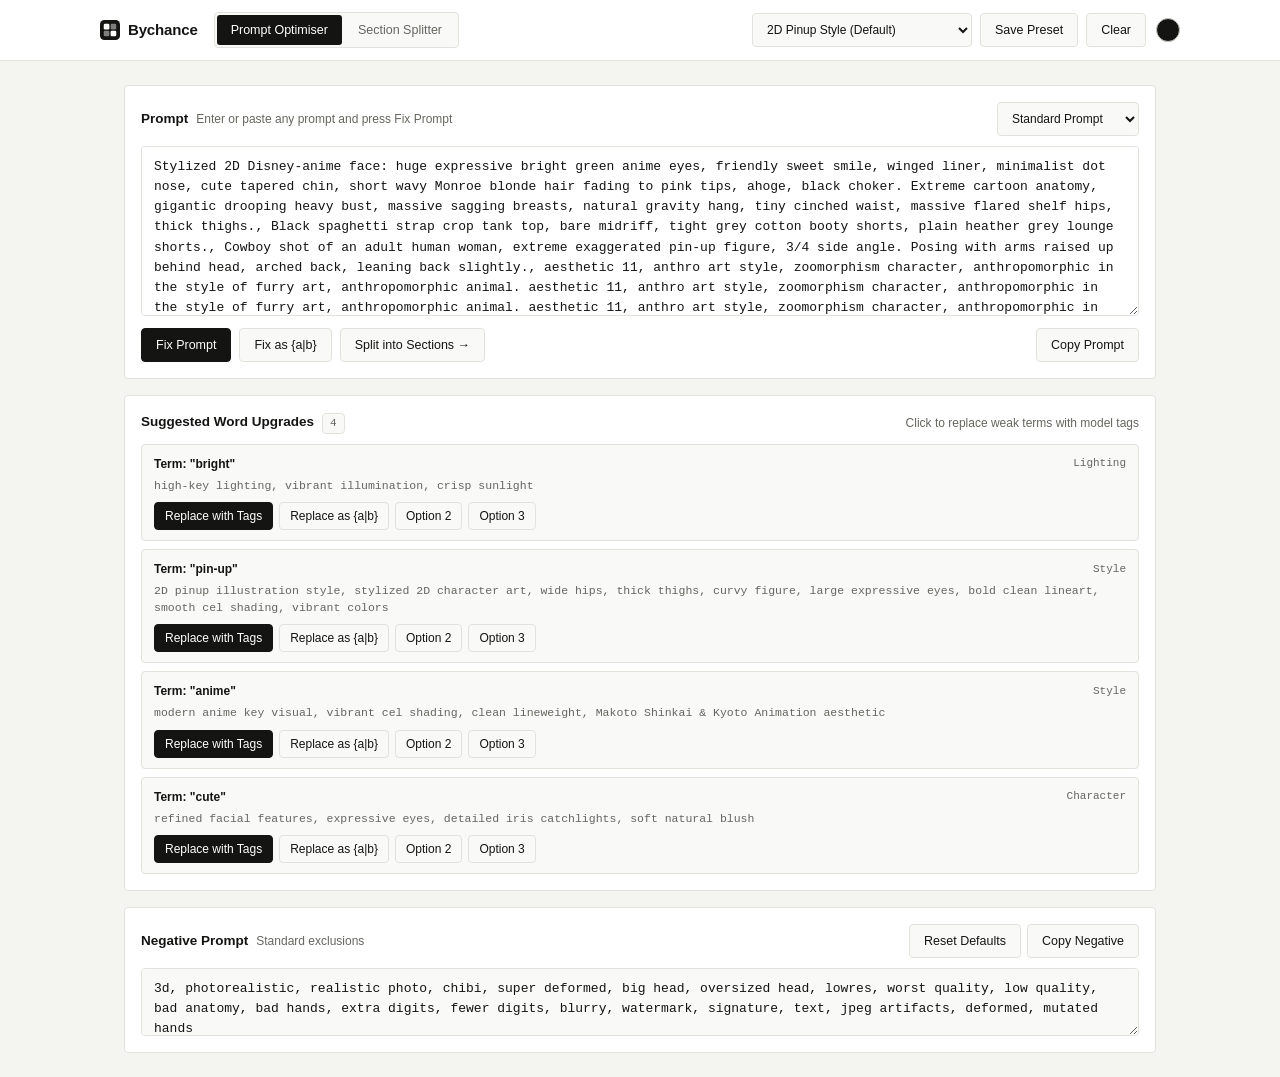
<file: public/index.html>
<!DOCTYPE html>
<html lang="en">
<head>
    <meta charset="UTF-8" />
    <meta name="viewport" content="width=device-width, initial-scale=1.0" />
    <title>Bychance — Prompt Optimiser &amp; Splitter</title>
    <link rel="icon" type="image/svg+xml" href="data:image/svg+xml,%3Csvg xmlns='http://www.w3.org/2000/svg' viewBox='0 0 32 32' fill='none'%3E%3Crect width='32' height='32' rx='7' fill='%23141413'/%3E%3Crect x='6' y='6' width='9' height='9' rx='2' fill='%23ffffff'/%3E%3Crect x='17' y='6' width='9' height='9' rx='2' fill='%23ffffff' fill-opacity='0.45'/%3E%3Crect x='6' y='17' width='9' height='9' rx='2' fill='%23ffffff' fill-opacity='0.45'/%3E%3Crect x='17' y='17' width='9' height='9' rx='2' fill='%23ffffff'/%3E%3C/svg%3E" />
    <link rel="stylesheet" href="css/style.css" />
</head>
<body>
    <header class="topbar">
        <div class="topbar-inner">
            <div class="brand-and-tabs">
                <div class="brand-mark">
                    <svg class="brand-icon" viewBox="0 0 32 32" fill="none" aria-hidden="true">
                        <rect width="32" height="32" rx="7" fill="currentColor" />
                        <rect x="6" y="6" width="9" height="9" rx="2" fill="var(--bg-surface)" />
                        <rect x="17" y="6" width="9" height="9" rx="2" fill="var(--bg-surface)" fill-opacity="0.45" />
                        <rect x="6" y="17" width="9" height="9" rx="2" fill="var(--bg-surface)" fill-opacity="0.45" />
                        <rect x="17" y="17" width="9" height="9" rx="2" fill="var(--bg-surface)" />
                    </svg>
                    <h1 class="brand-title">Bychance</h1>
                </div>
                <div class="mode-switcher" role="tablist" aria-label="Tool Mode">
                    <button
                        id="tab-optimiser"
                        class="mode-tab active"
                        role="tab"
                        aria-selected="true"
                        aria-controls="view-optimiser"
                    >
                        Prompt Optimiser
                    </button>
                    <button
                        id="tab-splitter"
                        class="mode-tab"
                        role="tab"
                        aria-selected="false"
                        aria-controls="view-splitter"
                    >
                        Section Splitter
                    </button>
                </div>
            </div>

            <div class="preset-toolbar">
                <select id="full-preset-select" class="select-input" title="Load a preset"></select>
                <button id="btn-save-full-preset" class="btn">Save Preset</button>
                <button id="btn-delete-full-preset" class="btn hidden">Delete</button>
                <button id="btn-clear-all" class="btn">Clear</button>
                <button
                    id="btn-theme-toggle"
                    class="theme-circle-btn"
                    type="button"
                    title="Toggle dark mode"
                    aria-label="Toggle dark mode"
                ></button>
            </div>
        </div>
    </header>

    <main class="main-shell">
        <!-- VIEW 1: PROMPT OPTIMISER -->
        <section id="view-optimiser" class="tool-view" role="tabpanel" aria-labelledby="tab-optimiser">
            <div class="editor-card">
                <div class="card-header">
                    <div class="card-title-group">
                        <h2 class="card-title">Prompt</h2>
                        <span class="card-hint">Enter or paste any prompt and press Fix Prompt</span>
                    </div>
                    <div class="card-controls">
                        <select id="master-format-select" class="select-input" title="Output format">
                            <option value="standard">Standard Prompt</option>
                            <option value="with-negative">Prompt + Negative</option>
                            <option value="perchance-list">Perchance List</option>
                        </select>
                    </div>
                </div>

                <textarea
                    id="box-master"
                    class="prompt-textarea master-textarea"
                    placeholder="Type or paste your prompt here (e.g. 'Rosalina in a cozy cafe', 'a girl in a red dress in a forest at sunset', or full tag lists)..."
                ></textarea>

                <div class="action-bar">
                    <button id="btn-fix-prompt" class="btn btn-primary">Fix Prompt</button>
                    <button id="btn-fix-perchance" class="btn">Fix as {a|b}</button>
                    <button id="btn-go-split" class="btn">Split into Sections &rarr;</button>
                    <div class="spacer"></div>
                    <button id="btn-copy-master" class="btn">Copy Prompt</button>
                </div>
            </div>

            <!-- Detected Word & Character Upgrade Recommendations -->
            <div class="editor-card" id="card-upgrade-suggestions">
                <div class="card-header">
                    <div class="card-title-group">
                        <h2 class="card-title">Suggested Word Upgrades</h2>
                        <span id="upgrade-count-badge" class="status-count">0</span>
                    </div>
                    <span class="card-hint">Click to replace weak terms with model tags</span>
                </div>
                <div id="upgrade-suggestions-list" class="upgrade-list"></div>
            </div>

            <div class="editor-card">
                <div class="card-header">
                    <div class="card-title-group">
                        <h2 class="card-title">Negative Prompt</h2>
                        <span class="card-hint">Standard exclusions</span>
                    </div>
                    <div class="card-controls">
                        <button id="btn-reset-negative-opt" class="btn">Reset Defaults</button>
                        <button id="btn-copy-negative-opt" class="btn">Copy Negative</button>
                    </div>
                </div>
                <textarea
                    id="box-negative-opt"
                    class="prompt-textarea negative-textarea"
                    placeholder="lowres, worst quality, low quality, bad anatomy, bad hands, blurry, watermark..."
                ></textarea>
            </div>
        </section>

        <!-- VIEW 2: SECTION SPLITTER -->
        <section id="view-splitter" class="tool-view hidden" role="tabpanel" aria-labelledby="tab-splitter">
            <div class="splitter-bar">
                <div class="splitter-bar-left">
                    <button id="btn-go-optimiser" class="btn btn-primary">&larr; Put Back Together (Optimiser)</button>
                    <button id="btn-fix-all-sections" class="btn">Fix All Sections</button>
                </div>
                <div class="splitter-bar-right">
                    <button id="btn-copy-combined" class="btn">Copy Combined Prompt</button>
                </div>
            </div>

            <div class="splitter-grid">
                <!-- 01. Character -->
                <div class="editor-card" id="card-character">
                    <div class="card-header">
                        <div class="card-title-group">
                            <span class="section-index">01</span>
                            <h2 class="card-title">Character</h2>
                        </div>
                        <div class="card-controls">
                            <select id="preset-select-character" class="select-input"></select>
                            <button class="btn" data-save-section="character">Save</button>
                            <button class="btn hidden" id="del-section-character" data-delete-section="character">Delete</button>
                            <button class="btn" data-upgrade-section="character">Fix</button>
                        </div>
                    </div>
                    <textarea
                        id="box-character"
                        class="prompt-textarea"
                        placeholder="Character name or traits (e.g. Rosalina, 1girl, solo, silver hair, emerald eyes)..."
                    ></textarea>
                </div>

                <!-- 02. Outfit -->
                <div class="editor-card" id="card-outfit">
                    <div class="card-header">
                        <div class="card-title-group">
                            <span class="section-index">02</span>
                            <h2 class="card-title">Outfit &amp; Props</h2>
                        </div>
                        <div class="card-controls">
                            <select id="preset-select-outfit" class="select-input"></select>
                            <button class="btn" data-save-section="outfit">Save</button>
                            <button class="btn hidden" id="del-section-outfit" data-delete-section="outfit">Delete</button>
                            <button class="btn" data-upgrade-section="outfit">Fix</button>
                        </div>
                    </div>
                    <textarea
                        id="box-outfit"
                        class="prompt-textarea"
                        placeholder="Clothing, fabrics, armor, accessories, held items..."
                    ></textarea>
                </div>

                <!-- 03. Pose -->
                <div class="editor-card" id="card-pose">
                    <div class="card-header">
                        <div class="card-title-group">
                            <span class="section-index">03</span>
                            <h2 class="card-title">Pose &amp; Expression</h2>
                        </div>
                        <div class="card-controls">
                            <select id="preset-select-pose" class="select-input"></select>
                            <button class="btn" data-save-section="pose">Save</button>
                            <button class="btn hidden" id="del-section-pose" data-delete-section="pose">Delete</button>
                            <button class="btn" data-upgrade-section="pose">Fix</button>
                        </div>
                    </div>
                    <textarea
                        id="box-pose"
                        class="prompt-textarea"
                        placeholder="Stance, posture, action, facial expression, gaze..."
                    ></textarea>
                </div>

                <!-- 04. Scene -->
                <div class="editor-card" id="card-scene">
                    <div class="card-header">
                        <div class="card-title-group">
                            <span class="section-index">04</span>
                            <h2 class="card-title">Scene &amp; Environment</h2>
                        </div>
                        <div class="card-controls">
                            <select id="preset-select-scene" class="select-input"></select>
                            <button class="btn" data-save-section="scene">Save</button>
                            <button class="btn hidden" id="del-section-scene" data-delete-section="scene">Delete</button>
                            <button class="btn" data-upgrade-section="scene">Fix</button>
                        </div>
                    </div>
                    <textarea
                        id="box-scene"
                        class="prompt-textarea"
                        placeholder="Background setting, architecture, weather, time of day..."
                    ></textarea>
                </div>

                <!-- 05. Style -->
                <div class="editor-card" id="card-style">
                    <div class="card-header">
                        <div class="card-title-group">
                            <span class="section-index">05</span>
                            <h2 class="card-title">Style, Camera &amp; Lighting</h2>
                        </div>
                        <div class="card-controls">
                            <select id="preset-select-style" class="select-input"></select>
                            <button class="btn" data-save-section="style">Save</button>
                            <button class="btn hidden" id="del-section-style" data-delete-section="style">Delete</button>
                            <button class="btn" data-upgrade-section="style">Fix</button>
                        </div>
                    </div>
                    <textarea
                        id="box-style"
                        class="prompt-textarea"
                        placeholder="Art style, camera angle, lighting, quality boosters..."
                    ></textarea>
                </div>

                <!-- 06. Negative -->
                <div class="editor-card" id="card-negative">
                    <div class="card-header">
                        <div class="card-title-group">
                            <span class="section-index">06</span>
                            <h2 class="card-title">Negative Prompt</h2>
                        </div>
                        <div class="card-controls">
                            <button class="btn" id="btn-reset-negative">Reset Defaults</button>
                            <button class="btn" id="btn-copy-negative">Copy</button>
                        </div>
                    </div>
                    <textarea
                        id="box-negative"
                        class="prompt-textarea"
                        placeholder="lowres, worst quality, low quality, bad anatomy, bad hands..."
                    ></textarea>
                </div>
            </div>
        </section>
    </main>

    <div id="toast-banner" class="toast-banner" role="status" aria-live="polite"></div>

    <script src="js/promptEngine.js"></script>
    <script src="js/presetManager.js"></script>
    <script src="js/app.js"></script>
</body>
</html>
</file>
<file: public/css/style.css>
/* Bychance — Minimalist Prompt Optimiser & Section Splitter */
:root {
    --bg-canvas: #f4f4f1;
    --bg-surface: #ffffff;
    --bg-subtle: #f9f9f7;
    --bg-hover: #ededeb;
    --text-main: #141413;
    --text-muted: #666660;
    --text-faint: #94948e;
    --line-color: #e2e2dd;
    --line-strong: #c8c8c2;
    --accent-ink: #141413;
    --accent-ink-hover: #2c2c2a;
    --accent-ink-fg: #ffffff;
    --control-h: 34px;
    --radius: 4px;
    --font-sans: -apple-system, BlinkMacSystemFont, "Inter", "Segoe UI", Roboto, Helvetica, Arial, sans-serif;
    --font-mono: "SFMono-Regular", Consolas, "Liberation Mono", Menlo, Courier, monospace;
}

[data-theme="dark"] {
    --bg-canvas: #000000;
    --bg-surface: #0d0d0d;
    --bg-subtle: #161616;
    --bg-hover: #222222;
    --text-main: #ffffff;
    --text-muted: #9a9a9a;
    --text-faint: #666666;
    --line-color: #242424;
    --line-strong: #3d3d3d;
    --accent-ink: #ffffff;
    --accent-ink-hover: #e2e2e2;
    --accent-ink-fg: #000000;
}

* {
    box-sizing: border-box;
}

html, body {
    margin: 0;
    padding: 0;
    background-color: var(--bg-canvas);
    color: var(--text-main);
    font-family: var(--font-sans);
    font-size: 13px;
    line-height: 1.5;
    -webkit-font-smoothing: antialiased;
    min-height: 100vh;
}

/* Header & Mode Switcher */
.topbar {
    background-color: var(--bg-surface);
    border-bottom: 1px solid var(--line-color);
    padding: 12px 24px;
    position: sticky;
    top: 0;
    z-index: 30;
}

.topbar-inner {
    max-width: 1080px;
    margin: 0 auto;
    display: flex;
    flex-wrap: wrap;
    align-items: center;
    justify-content: space-between;
    gap: 16px;
}

.brand-and-tabs {
    display: flex;
    flex-wrap: wrap;
    align-items: center;
    gap: 16px;
}

.brand-mark {
    display: inline-flex;
    align-items: center;
    gap: 8px;
    color: var(--text-main);
}

.brand-icon {
    width: 20px;
    height: 20px;
    flex-shrink: 0;
}

.brand-title {
    font-size: 15px;
    font-weight: 600;
    letter-spacing: -0.01em;
    margin: 0;
    color: var(--text-main);
}

.mode-switcher {
    display: inline-flex;
    background-color: var(--bg-subtle);
    border: 1px solid var(--line-color);
    border-radius: var(--radius);
    padding: 2px;
    gap: 2px;
}

.mode-tab {
    height: 30px;
    padding: 0 14px;
    border: none;
    border-radius: 3px;
    background: transparent;
    color: var(--text-muted);
    font-family: var(--font-sans);
    font-size: 12.5px;
    font-weight: 500;
    cursor: pointer;
    transition: background-color 0.12s ease, color 0.12s ease;
}

.mode-tab:hover {
    color: var(--text-main);
}

.mode-tab.active {
    background-color: var(--accent-ink);
    color: var(--accent-ink-fg);
}

.preset-toolbar {
    display: flex;
    flex-wrap: wrap;
    align-items: center;
    gap: 8px;
}

/* Simple Circle Dark Mode Toggle */
.theme-circle-btn {
    width: 24px;
    height: 24px;
    border-radius: 50%;
    border: 1.5px solid var(--line-strong);
    background-color: var(--accent-ink);
    cursor: pointer;
    padding: 0;
    margin-left: 2px;
    flex-shrink: 0;
    transition: transform 0.12s ease, border-color 0.12s ease, background-color 0.12s ease;
}

.theme-circle-btn:hover {
    border-color: var(--text-main);
    transform: scale(1.08);
}

.theme-circle-btn:active {
    transform: scale(0.96);
}

/* Main Workspace Container */
.main-shell {
    max-width: 1080px;
    margin: 0 auto;
    padding: 24px;
}

.tool-view {
    display: flex;
    flex-direction: column;
    gap: 16px;
}

/* Splitter Top Bar & Grid */
.splitter-bar {
    display: flex;
    flex-wrap: wrap;
    align-items: center;
    justify-content: space-between;
    gap: 10px;
    background-color: var(--bg-surface);
    border: 1px solid var(--line-color);
    border-radius: var(--radius);
    padding: 12px 16px;
}

.splitter-bar-left,
.splitter-bar-right {
    display: flex;
    flex-wrap: wrap;
    align-items: center;
    gap: 8px;
}

.splitter-grid {
    display: grid;
    grid-template-columns: 1fr;
    gap: 14px;
}

@media (min-width: 820px) {
    .splitter-grid {
        grid-template-columns: 1fr 1fr;
    }
}

/* Section Panels */
.editor-card {
    background-color: var(--bg-surface);
    border: 1px solid var(--line-color);
    border-radius: var(--radius);
    padding: 16px;
}

.card-header {
    display: flex;
    flex-wrap: wrap;
    align-items: center;
    justify-content: space-between;
    gap: 8px;
    margin-bottom: 10px;
}

.card-title-group {
    display: flex;
    align-items: baseline;
    gap: 8px;
}

.section-index {
    font-family: var(--font-mono);
    font-size: 11px;
    color: var(--text-faint);
    font-weight: 500;
}

.card-title {
    font-size: 13.5px;
    font-weight: 600;
    margin: 0;
    color: var(--text-main);
}

.card-hint {
    font-size: 12px;
    color: var(--text-muted);
}

.card-controls {
    display: flex;
    flex-wrap: wrap;
    align-items: center;
    gap: 6px;
}

/* Uniform Form Controls */
.select-input {
    height: var(--control-h);
    background-color: var(--bg-subtle);
    color: var(--text-main);
    border: 1px solid var(--line-color);
    border-radius: var(--radius);
    padding: 0 10px;
    font-family: var(--font-sans);
    font-size: 12px;
    cursor: pointer;
    max-width: 220px;
}

.select-input:hover {
    border-color: var(--line-strong);
}

.select-input:focus {
    outline: none;
    border-color: var(--accent-ink);
    background-color: var(--bg-surface);
}

.btn {
    height: var(--control-h);
    display: inline-flex;
    align-items: center;
    justify-content: center;
    padding: 0 14px;
    border-radius: var(--radius);
    font-family: var(--font-sans);
    font-size: 12.5px;
    font-weight: 500;
    border: 1px solid var(--line-color);
    background-color: var(--bg-subtle);
    color: var(--text-main);
    cursor: pointer;
    white-space: nowrap;
    transition: background-color 0.12s ease, border-color 0.12s ease;
}

.btn:hover {
    background-color: var(--bg-hover);
    border-color: var(--line-strong);
}

.btn:active {
    transform: translateY(0.5px);
}

.btn-primary {
    background-color: var(--accent-ink);
    border-color: var(--accent-ink);
    color: var(--accent-ink-fg);
}

.btn-primary:hover {
    background-color: var(--accent-ink-hover);
    border-color: var(--accent-ink-hover);
}

.btn-sm {
    height: 28px;
    padding: 0 10px;
    font-size: 12px;
}

/* Word Upgrade Recommendations */
.upgrade-list {
    display: flex;
    flex-direction: column;
    gap: 8px;
}

.upgrade-item {
    background-color: var(--bg-subtle);
    border: 1px solid var(--line-color);
    border-radius: var(--radius);
    padding: 10px 12px;
}

.upgrade-item-header {
    display: flex;
    align-items: center;
    justify-content: space-between;
    gap: 8px;
    margin-bottom: 4px;
}

.upgrade-word-badge {
    font-size: 12px;
    font-weight: 600;
    color: var(--text-main);
}

.upgrade-cat-badge {
    font-family: var(--font-mono);
    font-size: 11px;
    color: var(--text-muted);
}

.upgrade-target-preview {
    font-family: var(--font-mono);
    font-size: 11.5px;
    color: var(--text-muted);
    margin-bottom: 8px;
    word-break: break-word;
}

.upgrade-actions {
    display: flex;
    flex-wrap: wrap;
    gap: 6px;
}

.status-count {
    font-family: var(--font-mono);
    font-size: 11px;
    color: var(--text-muted);
    background-color: var(--bg-subtle);
    border: 1px solid var(--line-color);
    padding: 1px 7px;
    border-radius: var(--radius);
}

/* Textareas */
.prompt-textarea {
    width: 100%;
    min-height: 92px;
    background-color: var(--bg-subtle);
    color: var(--text-main);
    border: 1px solid var(--line-color);
    border-radius: var(--radius);
    padding: 10px 12px;
    font-family: var(--font-mono);
    font-size: 13px;
    line-height: 1.55;
    resize: vertical;
    display: block;
}

.prompt-textarea::placeholder {
    color: var(--text-faint);
}

.prompt-textarea:focus {
    outline: none;
    background-color: var(--bg-surface);
    border-color: var(--accent-ink);
}

.prompt-textarea.master-textarea {
    min-height: 170px;
    background-color: var(--bg-surface);
}

.prompt-textarea.negative-textarea {
    min-height: 68px;
}

/* Action Bar */
.action-bar {
    display: flex;
    flex-wrap: wrap;
    align-items: center;
    gap: 8px;
    margin-top: 12px;
}

.spacer {
    flex: 1;
}

/* Toast Notification */
.toast-banner {
    position: fixed;
    bottom: 20px;
    right: 20px;
    background-color: var(--accent-ink);
    color: var(--accent-ink-fg);
    border-radius: var(--radius);
    padding: 8px 14px;
    font-size: 12px;
    font-weight: 500;
    box-shadow: 0 4px 12px rgba(0, 0, 0, 0.12);
    z-index: 100;
    opacity: 0;
    transform: translateY(6px);
    pointer-events: none;
    transition: opacity 0.15s ease, transform 0.15s ease;
}

.toast-banner.visible {
    opacity: 1;
    transform: translateY(0);
}

.hidden {
    display: none !important;
}
</file>
